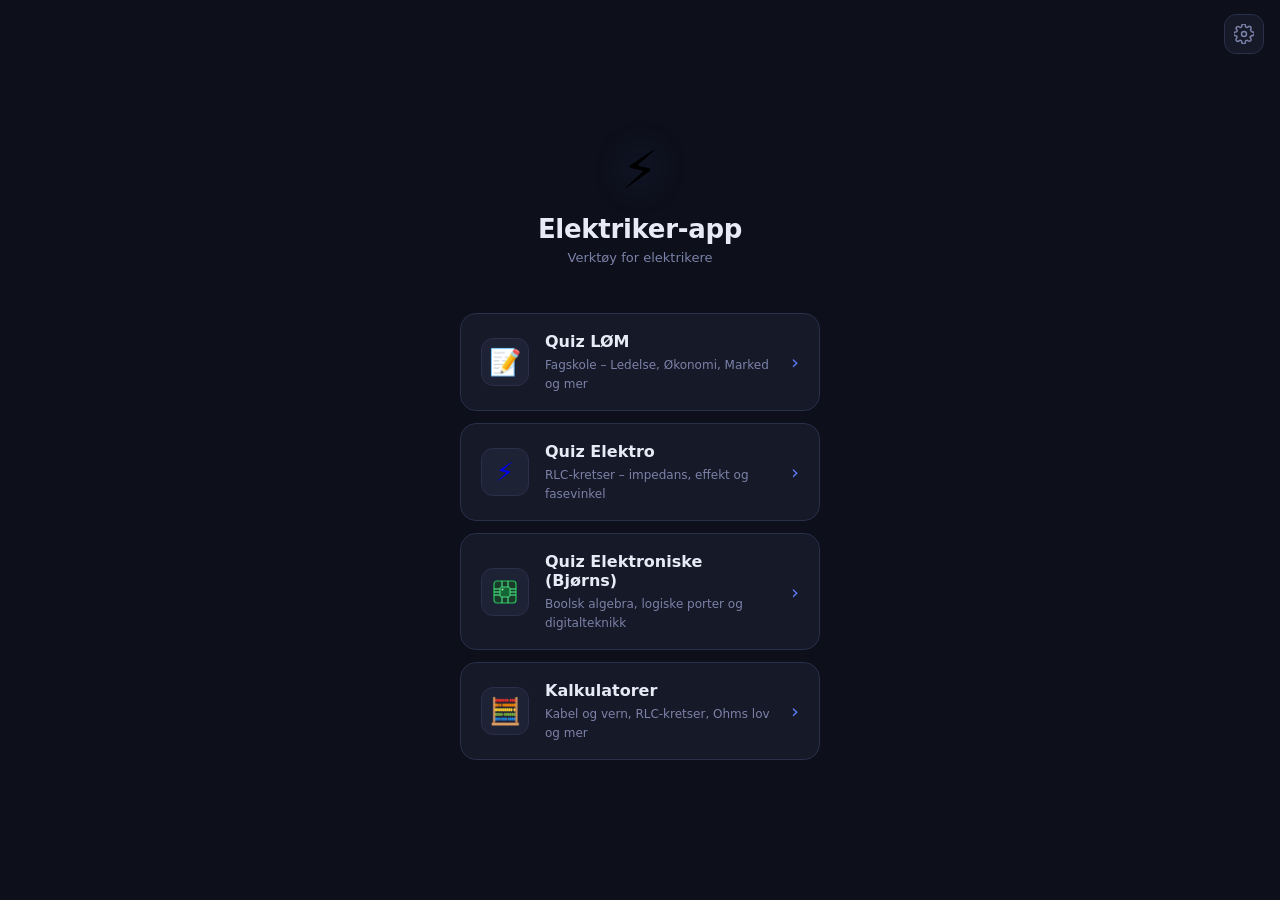
<file: index.html>
<!DOCTYPE html>
<html lang="no">
<head>
  <meta charset="UTF-8">
  <meta name="viewport" content="width=device-width, initial-scale=1.0, maximum-scale=1.0, user-scalable=no">
  <meta name="mobile-web-app-capable" content="yes">
  <meta name="apple-mobile-web-app-capable" content="yes">
  <meta name="apple-mobile-web-app-status-bar-style" content="black-translucent">
  <meta name="apple-mobile-web-app-title" content="Elektriker">
  <link rel="apple-touch-icon" href="icons/icon.svg">
  <link rel="manifest" href="manifest.json">
  <meta name="theme-color" content="#0d0f1a">
  <title>Elektriker-app</title>
  <style>
    *, *::before, *::after { box-sizing: border-box; margin: 0; padding: 0; }

    :root {
      --bg: #0d0f1a;
      --surface: #161927;
      --surface2: #1e2235;
      --border: #2a2f4a;
      --text: #e8eaf6;
      --muted: #7b82a8;
      --accent: #5c7cfa;
    }

    body {
      background: var(--bg);
      min-height: 100vh;
      display: flex;
      flex-direction: column;
      align-items: center;
      justify-content: center;
      font-family: 'Segoe UI', system-ui, sans-serif;
      padding: 32px 16px;
    }

    .logo {
      font-size: 52px;
      margin-bottom: 14px;
      filter: drop-shadow(0 0 20px rgba(92,124,250,0.45));
    }

    h1 {
      color: var(--text);
      font-size: 26px;
      font-weight: 700;
      margin-bottom: 6px;
      letter-spacing: -0.3px;
    }

    .subtitle {
      color: var(--muted);
      font-size: 13px;
      margin-bottom: 48px;
    }

    .nav-grid {
      display: flex;
      flex-direction: column;
      gap: 12px;
      width: 100%;
      max-width: 360px;
    }

    .nav-btn {
      display: flex;
      align-items: center;
      gap: 16px;
      background: var(--surface);
      border: 1px solid var(--border);
      border-radius: 16px;
      padding: 18px 20px;
      text-decoration: none;
      cursor: pointer;
      transition: background 0.15s, border-color 0.15s;
      -webkit-tap-highlight-color: transparent;
      animation: fadeIn 0.3s ease both;
    }

    .nav-btn:nth-child(2) { animation-delay: 0.06s; }
    .nav-btn:nth-child(3) { animation-delay: 0.12s; }
    .nav-btn:nth-child(4) { animation-delay: 0.18s; }
    .nav-btn:nth-child(5) { animation-delay: 0.24s; }
    .nav-btn:active { background: var(--surface2); border-color: var(--accent); }

    @keyframes fadeIn {
      from { opacity: 0; transform: translateY(10px); }
      to   { opacity: 1; transform: translateY(0); }
    }

    .nav-btn .icon {
      font-size: 26px;
      width: 48px;
      height: 48px;
      display: flex;
      align-items: center;
      justify-content: center;
      background: var(--surface2);
      border: 1px solid var(--border);
      border-radius: 12px;
      flex-shrink: 0;
    }

    .nav-btn .text { text-align: left; flex: 1; }
    .nav-btn .text strong {
      display: block;
      color: var(--text);
      font-size: 16px;
      font-weight: 600;
      margin-bottom: 3px;
    }
    .nav-btn .text span {
      color: var(--muted);
      font-size: 12px;
    }
    .nav-btn .arrow {
      color: var(--accent);
      font-size: 20px;
    }

    #appVersion {
      position: fixed;
      bottom: 8px;
      right: 10px;
      font-size: 10px;
      color: #2a2f4a;
      pointer-events: none;
    }

    /* ── Innstillinger ── */
    #settings-btn {
      position: fixed;
      top: 14px;
      right: 16px;
      width: 40px;
      height: 40px;
      background: var(--surface);
      border: 1px solid var(--border);
      border-radius: 12px;
      display: flex;
      align-items: center;
      justify-content: center;
      cursor: pointer;
      color: var(--muted);
      transition: color 0.15s, border-color 0.15s, background 0.15s;
      -webkit-tap-highlight-color: transparent;
      z-index: 100;
    }
    #settings-btn:active { background: var(--surface2); border-color: var(--accent); color: var(--accent); }

    #settings-overlay {
      display: none;
      position: fixed;
      inset: 0;
      background: rgba(0,0,0,0.6);
      z-index: 200;
      align-items: flex-end;
      justify-content: center;
    }
    #settings-overlay.open { display: flex; }

    #settings-sheet {
      background: var(--surface);
      border: 1px solid var(--border);
      border-radius: 24px 24px 0 0;
      width: 100%;
      max-width: 480px;
      padding: 24px 20px 40px;
      animation: slideUp 0.22s ease;
    }
    @keyframes slideUp {
      from { transform: translateY(60px); opacity: 0; }
      to   { transform: translateY(0);    opacity: 1; }
    }

    .settings-handle {
      width: 40px;
      height: 4px;
      background: var(--border);
      border-radius: 2px;
      margin: 0 auto 20px;
    }
    .settings-title {
      color: var(--text);
      font-size: 18px;
      font-weight: 700;
      margin-bottom: 20px;
    }
    .settings-row {
      display: flex;
      align-items: center;
      justify-content: space-between;
      padding: 16px 0;
      border-top: 1px solid var(--border);
    }
    .settings-row-label strong {
      display: block;
      color: var(--text);
      font-size: 15px;
      font-weight: 600;
      margin-bottom: 2px;
    }
    .settings-row-label span {
      color: var(--muted);
      font-size: 12px;
    }
    .settings-btn-danger {
      background: rgba(239,68,68,0.12);
      color: #f87171;
      border: 1px solid rgba(239,68,68,0.3);
      border-radius: 10px;
      padding: 8px 16px;
      font-size: 13px;
      font-weight: 600;
      cursor: pointer;
      -webkit-tap-highlight-color: transparent;
      transition: background 0.15s;
    }
    .settings-btn-danger:active { background: rgba(239,68,68,0.25); }
    .settings-btn-danger:disabled { opacity: 0.5; cursor: default; }

    .settings-select-row {
      display: flex;
      flex-direction: column;
      gap: 10px;
      padding: 16px 0;
      border-top: 1px solid var(--border);
    }
    .settings-select-row strong {
      display: block;
      color: var(--text);
      font-size: 15px;
      font-weight: 600;
    }
    .settings-select-row span {
      color: var(--muted);
      font-size: 12px;
      margin-bottom: 2px;
      display: block;
    }
    .settings-navn-row {
      display: flex;
      flex-direction: column;
      gap: 8px;
      padding: 16px 0;
      border-top: 1px solid var(--border);
    }
    .settings-navn-row strong {
      color: var(--text);
      font-size: 15px;
      font-weight: 600;
    }
    .settings-navn-row span {
      color: var(--muted);
      font-size: 12px;
    }
    .settings-navn-row .navn-visning-tekst {
      color: var(--muted);
      font-size: 13px;
    }
    .settings-navn-input {
      width: 100%;
      padding: 10px 14px;
      border-radius: 10px;
      border: 1.5px solid var(--border);
      background: var(--surface2);
      color: var(--text);
      font-size: 15px;
      outline: none;
      transition: border-color 0.2s;
      font-family: inherit;
    }
    .settings-navn-input:focus { border-color: var(--accent); }
    .settings-navn-actions { display: flex; gap: 8px; }
    .settings-btn-save {
      flex: 1;
      padding: 9px;
      border-radius: 8px;
      border: none;
      background: linear-gradient(135deg, #3b82f6, #6366f1);
      color: #fff;
      font-size: 13px;
      font-weight: 600;
      cursor: pointer;
      font-family: inherit;
    }
    .settings-btn-remove {
      padding: 9px 14px;
      border-radius: 8px;
      border: 1px solid var(--border);
      background: none;
      color: var(--muted);
      font-size: 13px;
      cursor: pointer;
      font-family: inherit;
    }

    .settings-select-inner {
      display: flex;
      gap: 10px;
      align-items: center;
    }
    #quiz-select {
      flex: 1;
      background: var(--surface2);
      border: 1px solid var(--border);
      border-radius: 10px;
      color: var(--text);
      font-size: 13px;
      padding: 8px 12px;
      appearance: none;
      -webkit-appearance: none;
      cursor: pointer;
      outline: none;
    }
    #quiz-select:focus { border-color: var(--accent); }
  </style>
</head>
<body>

  <button id="settings-btn" aria-label="Innstillinger">
    <svg width="20" height="20" viewBox="0 0 20 20" fill="none" xmlns="http://www.w3.org/2000/svg">
      <path d="M10 12.5a2.5 2.5 0 1 0 0-5 2.5 2.5 0 0 0 0 5Z" stroke="currentColor" stroke-width="1.5" stroke-linecap="round" stroke-linejoin="round"/>
      <path d="M16.2 12.5a1.5 1.5 0 0 0 .3 1.65l.05.05a1.8 1.8 0 0 1-2.55 2.55l-.05-.05a1.5 1.5 0 0 0-1.65-.3 1.5 1.5 0 0 0-.91 1.37V18a1.8 1.8 0 0 1-3.6 0v-.08A1.5 1.5 0 0 0 6.8 16.5a1.5 1.5 0 0 0-1.65.3l-.05.05a1.8 1.8 0 0 1-2.55-2.55l.05-.05A1.5 1.5 0 0 0 2.9 12.6a1.5 1.5 0 0 0-1.37-.91H1.5a1.8 1.8 0 0 1 0-3.6h.08A1.5 1.5 0 0 0 3 7.2a1.5 1.5 0 0 0-.3-1.65l-.05-.05A1.8 1.8 0 0 1 5.2 2.95l.05.05A1.5 1.5 0 0 0 6.9 3.3a1.5 1.5 0 0 0 .91-1.37V1.8a1.8 1.8 0 0 1 3.6 0v.08a1.5 1.5 0 0 0 .91 1.37 1.5 1.5 0 0 0 1.65-.3l.05-.05a1.8 1.8 0 0 1 2.55 2.55l-.05.05A1.5 1.5 0 0 0 17.1 7a1.5 1.5 0 0 0 1.37.91H18.5a1.8 1.8 0 0 1 0 3.6h-.08a1.5 1.5 0 0 0-1.37.91h.08Z" stroke="currentColor" stroke-width="1.5" stroke-linecap="round" stroke-linejoin="round"/>
    </svg>
  </button>

  <div id="settings-overlay">
    <div id="settings-sheet">
      <div class="settings-handle"></div>
      <div class="settings-title">Innstillinger</div>

      <div class="settings-navn-row">
        <strong>Kallenavn</strong>
        <span id="navn-visning-main" class="navn-visning-tekst"></span>
        <input class="settings-navn-input" id="navn-input-main" type="text" placeholder="Ditt kallenavn" maxlength="20" autocomplete="off">
        <div class="settings-navn-actions">
          <button class="settings-btn-save" id="lagre-navn-btn">Lagre</button>
          <button class="settings-btn-remove" id="fjern-navn-btn">Fjern</button>
        </div>
      </div>

      <div class="settings-row">
        <div class="settings-row-label">
          <strong>Nullstill all score-data</strong>
          <span>Sletter all quiz-historikk og fremgang</span>
        </div>
        <button class="settings-btn-danger" id="reset-scores-btn">Nullstill</button>
      </div>

      <div class="settings-select-row">
        <strong>Nullstill én quiz</strong>
        <span>Velg quiz og slett kun den scoreen</span>
        <div class="settings-select-inner">
          <select id="quiz-select">
            <optgroup label="LØM Fagskole">
              <option value="lom-ledelse">Ledelse &amp; Organisasjon</option>
              <option value="lom-marked">Markedsføringsledelse</option>
              <option value="lom-regnskap">Regnskapsanalyse</option>
              <option value="lom-okonomi">Økonomistyring</option>
              <option value="lom-lovavtale">Lover &amp; Avtaler</option>
            </optgroup>
            <optgroup label="Quiz Elektro">
              <option value="rlc">RLC-kretser</option>
            </optgroup>
            <optgroup label="Quiz Elektroniske (Bjørns)">
              <option value="mikrokontroller">Mikrokontroller</option>
              <option value="minne">Dataminne</option>
              <option value="trh1ek">TRH-1EK – Avsluttende prøve</option>
              <option value="boolsk">Boolsk algebra</option>
              <option value="porter">Logiske porter</option>
              <option value="tallsystemer">Tallsystemer</option>
              <option value="vipper">Vipper (Flip-flops)</option>
            </optgroup>
          </select>
          <button class="settings-btn-danger" id="reset-one-btn">Slett</button>
        </div>
      </div>

    </div>
  </div>

  <div class="logo">⚡</div>
  <h1>Elektriker-app</h1>
  <p class="subtitle">Verktøy for elektrikere</p>

  <div class="nav-grid">
    <a class="nav-btn" href="quiz/" onclick="sessionStorage.setItem('lom_fra_hjem','1')">
      <div class="icon">📝</div>
      <div class="text">
        <strong>Quiz LØM</strong>
        <span>Fagskole – Ledelse, Økonomi, Marked og mer</span>
      </div>
      <div class="arrow">›</div>
    </a>

    <a class="nav-btn" href="quiz/index-elektro.html" onclick="sessionStorage.setItem('elektro_fra_hjem','1')">
      <div class="icon">⚡</div>
      <div class="text">
        <strong>Quiz Elektro</strong>
        <span>RLC-kretser – impedans, effekt og fasevinkel</span>
      </div>
      <div class="arrow">›</div>
    </a>

    <a class="nav-btn" href="quiz/index-bjrons.html" onclick="sessionStorage.setItem('bjrons_fra_hjem','1')">
      <div class="icon">
        <svg width="28" height="28" viewBox="0 0 28 28" fill="none" xmlns="http://www.w3.org/2000/svg">
          <!-- PCB board -->
          <rect x="3" y="3" width="22" height="22" rx="3" fill="#1a3a2a" stroke="#22c55e" stroke-width="1.2"/>
          <!-- IC chip -->
          <rect x="9" y="9" width="10" height="10" rx="1.5" fill="#166534" stroke="#4ade80" stroke-width="1"/>
          <!-- chip pins left -->
          <line x1="3" y1="11" x2="9" y2="11" stroke="#4ade80" stroke-width="1.2"/>
          <line x1="3" y1="14" x2="9" y2="14" stroke="#4ade80" stroke-width="1.2"/>
          <line x1="3" y1="17" x2="9" y2="17" stroke="#4ade80" stroke-width="1.2"/>
          <!-- chip pins right -->
          <line x1="19" y1="11" x2="25" y2="11" stroke="#4ade80" stroke-width="1.2"/>
          <line x1="19" y1="14" x2="25" y2="14" stroke="#4ade80" stroke-width="1.2"/>
          <line x1="19" y1="17" x2="25" y2="17" stroke="#4ade80" stroke-width="1.2"/>
          <!-- chip pins top -->
          <line x1="11" y1="3" x2="11" y2="9" stroke="#4ade80" stroke-width="1.2"/>
          <line x1="17" y1="3" x2="17" y2="9" stroke="#4ade80" stroke-width="1.2"/>
          <!-- chip pins bottom -->
          <line x1="11" y1="19" x2="11" y2="25" stroke="#4ade80" stroke-width="1.2"/>
          <line x1="17" y1="19" x2="17" y2="25" stroke="#4ade80" stroke-width="1.2"/>
          <!-- dot on chip -->
          <circle cx="11.5" cy="11.5" r="1" fill="#86efac"/>
        </svg>
      </div>
      <div class="text">
        <strong>Quiz Elektroniske (Bjørns)</strong>
        <span>Boolsk algebra, logiske porter og digitalteknikk</span>
      </div>
      <div class="arrow">›</div>
    </a>

    <a class="nav-btn" href="kalkulator/">
      <div class="icon">🧮</div>
      <div class="text">
        <strong>Kalkulatorer</strong>
        <span>Kabel og vern, RLC-kretser, Ohms lov og mer</span>
      </div>
      <div class="arrow">›</div>
    </a>
  </div>

  <div id="appVersion"></div>

  <script>
    // ── Innstillinger ──
    const settingsBtn     = document.getElementById('settings-btn');
    const settingsOverlay = document.getElementById('settings-overlay');
    const resetBtn        = document.getElementById('reset-scores-btn');
    const resetOneBtn     = document.getElementById('reset-one-btn');
    const quizSelect      = document.getElementById('quiz-select');

    function oppdaterNavnMain() {
      const navn = localStorage.getItem('quiz_kallenavn');
      const vis  = document.getElementById('navn-visning-main');
      const inp  = document.getElementById('navn-input-main');
      vis.textContent = navn ? 'Nåværende: ' + navn : (navn === '' ? 'Hopp over (tomt)' : 'Ingen navn satt');
      inp.value = navn || '';
    }

    document.getElementById('lagre-navn-btn').addEventListener('click', () => {
      const navn = document.getElementById('navn-input-main').value.trim();
      if (navn) localStorage.setItem('quiz_kallenavn', navn);
      else localStorage.removeItem('quiz_kallenavn');
      oppdaterNavnMain();
      const btn = document.getElementById('lagre-navn-btn');
      btn.textContent = 'Lagret ✓';
      setTimeout(() => { btn.textContent = 'Lagre'; }, 1500);
    });

    document.getElementById('fjern-navn-btn').addEventListener('click', () => {
      localStorage.removeItem('quiz_kallenavn');
      oppdaterNavnMain();
    });

    settingsBtn.addEventListener('click', () => {
      oppdaterNavnMain();
      settingsOverlay.classList.add('open');
    });
    settingsOverlay.addEventListener('click', e => {
      if (e.target === settingsOverlay) settingsOverlay.classList.remove('open');
    });

    document.getElementById('navn-input-main').addEventListener('keydown', e => {
      if (e.key === 'Enter') document.getElementById('lagre-navn-btn').click();
    });

    resetBtn.addEventListener('click', () => {
      const keys = Object.keys(localStorage).filter(k =>
        k.startsWith('quiz_history_') || k.startsWith('quiz_progress_')
      );
      keys.forEach(k => localStorage.removeItem(k));
      resetBtn.textContent = 'Nullstilt ✓';
      resetBtn.disabled = true;
      setTimeout(() => {
        resetBtn.textContent = 'Nullstill';
        resetBtn.disabled = false;
        settingsOverlay.classList.remove('open');
      }, 1500);
    });

    resetOneBtn.addEventListener('click', () => {
      const tema = quizSelect.value;
      localStorage.removeItem('quiz_history_'  + tema);
      localStorage.removeItem('quiz_progress_' + tema);
      resetOneBtn.textContent = 'Slettet ✓';
      resetOneBtn.disabled = true;
      setTimeout(() => {
        resetOneBtn.textContent = 'Slett';
        resetOneBtn.disabled = false;
      }, 1500);
    });

    // ── Service worker ──
    if ('serviceWorker' in navigator) {
      navigator.serviceWorker.register('./service-worker.js');
      navigator.serviceWorker.addEventListener('controllerchange', () => {
        window.location.reload();
      });
    }
    if ('caches' in window) {
      caches.keys().then(keys => {
        const cache = keys.find(k => k.startsWith('kalkulator-'));
        if (cache) document.getElementById('appVersion').textContent = cache.replace('kalkulator-', '');
      });
    }
  </script>
  <!-- Cloudflare Web Analytics --><script defer src='https://static.cloudflareinsights.com/beacon.min.js' data-cf-beacon='{"token": "cacaef3101de40808d70354880ca03b0"}'></script><!-- End Cloudflare Web Analytics -->
</body>
</html>
</file>
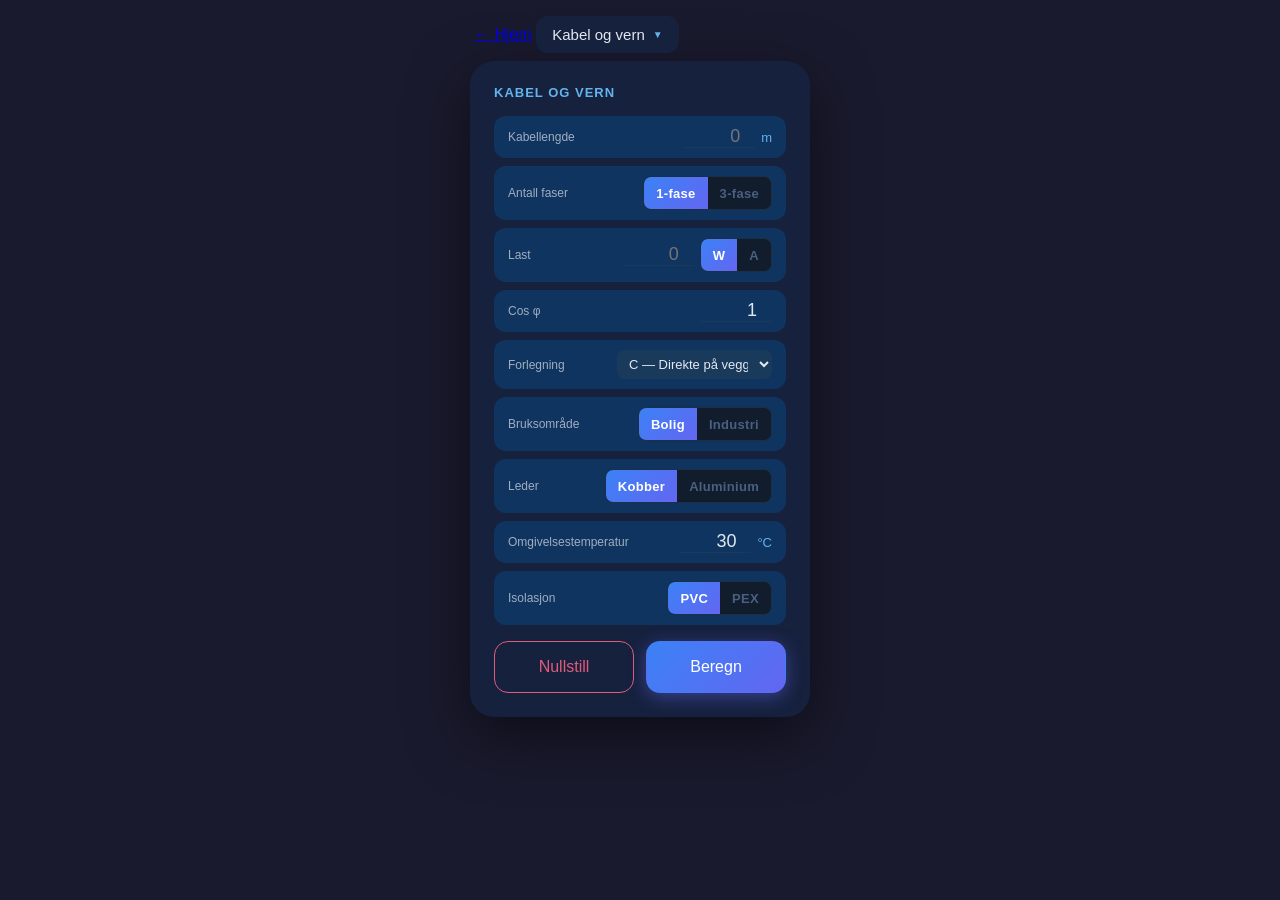
<file: kalkulator/index.html>
<!DOCTYPE html>
<html lang="no">
<head>
  <meta charset="UTF-8">
  <meta name="viewport" content="width=device-width, initial-scale=1.0, maximum-scale=1.0, user-scalable=no">
  <meta name="mobile-web-app-capable" content="yes">
  <meta name="apple-mobile-web-app-capable" content="yes">
  <meta name="apple-mobile-web-app-status-bar-style" content="black-translucent">
  <meta name="apple-mobile-web-app-title" content="Elektriker-app">
  <link rel="apple-touch-icon" href="../icons/icon.svg">
  <link rel="manifest" href="../manifest.json">
  <meta name="theme-color" content="#0d0f1a">
  <link rel="stylesheet" href="css/style.css">
  <title>Kalkulatorer</title>
</head>
<body>

  <div class="topbar">
    <a href="../" class="back-btn"><span class="arrow">←</span> Hjem</a>
    <div class="menu-wrapper">
      <button class="menu-btn" id="menuBtn" onclick="toggleMenu()">
        <span id="menuLabel">Kabel og vern</span>
        <span class="arrow">▼</span>
      </button>
      <div class="dropdown" id="dropdown">
        <div class="dropdown-item active" onclick="switchTo('kabel')">Kabel og vern</div>
        <div class="dropdown-item" onclick="switchTo('ohm')">Ohms lov</div>
        <div class="dropdown-item" onclick="switchTo('spenning')">Vekselspenning</div>
        <div class="dropdown-item" onclick="switchTo('krets')">RC / RL / RLC krets</div>
      </div>
    </div>
  </div>

  <!-- Ohms lov -->
  <div class="card hidden" id="viewOhm">
    <div class="calc-title">Ohms lov</div>
    <div class="ohm-grid">
      <div class="ohm-field" id="fieldV">
        <label>SPENNING</label>
        <div class="ohm-symbol">V</div>
        <input type="number" id="inV" placeholder="—" inputmode="decimal">
      </div>
      <div class="ohm-field" id="fieldA">
        <label>STRØM</label>
        <div class="ohm-symbol">A</div>
        <input type="number" id="inA" placeholder="—" inputmode="decimal">
      </div>
      <div class="ohm-field" id="fieldR">
        <label>MOTSTAND</label>
        <div class="ohm-symbol">Ω</div>
        <input type="number" id="inR" placeholder="—" inputmode="decimal">
      </div>
      <div class="ohm-field" id="fieldW">
        <label>EFFEKT</label>
        <div class="ohm-symbol">W</div>
        <input type="number" id="inW" placeholder="—" inputmode="decimal">
      </div>
    </div>
    <div class="ohm-multiplier">
      <label>MULTIPLISER SVAR MED</label>
      <input type="number" id="inMult" value="1" inputmode="decimal" min="1">
    </div>
    <div class="action-row">
      <button class="btn-secondary" onclick="ohmClear()">Nullstill</button>
      <button class="btn-primary" id="ohmCalcBtn" onclick="ohmCalc()">Beregn</button>
    </div>
    <div class="hint" id="ohmHint">Fyll inn to verdier og trykk Beregn</div>
  </div>

  <!-- Kabel og vern -->
  <div class="card" id="viewKabel">
    <div class="calc-title">Kabel og vern</div>
    <div class="kabel-form">

      <div class="kabel-row">
        <label>Kabellengde</label>
        <div class="kabel-input-unit">
          <input type="number" id="kbLength" placeholder="0" inputmode="decimal">
          <span>m</span>
        </div>
      </div>

      <div class="kabel-row">
        <label>Antall faser</label>
        <div class="toggle-group" id="kbPhase">
          <button class="toggle-btn active" data-val="1">1-fase</button>
          <button class="toggle-btn" data-val="3">3-fase</button>
        </div>
      </div>

      <div class="kabel-row" id="kbSystemRow">
        <label>Fordelingssystem</label>
        <div class="toggle-group" id="kbSystem">
          <button class="toggle-btn" data-val="IT">IT (230V)</button>
          <button class="toggle-btn active" data-val="TN">TN (400V)</button>
        </div>
      </div>

      <div class="kabel-row">
        <label>Last</label>
        <div class="kabel-input-unit">
          <input type="number" id="kbLoad" placeholder="0" inputmode="decimal">
          <div class="toggle-group" id="kbLoadUnit">
            <button class="toggle-btn active" data-val="W">W</button>
            <button class="toggle-btn" data-val="A">A</button>
          </div>
        </div>
      </div>

      <div class="kabel-row" id="kbCosPRow">
        <label>Cos φ</label>
        <div class="kabel-input-unit">
          <input type="number" id="kbCosP" value="1" min="0.1" max="1" step="0.01" inputmode="decimal">
        </div>
      </div>

      <div class="kabel-row">
        <label>Forlegning</label>
        <select id="kbInstall" onchange="updateTempForInstall()">
          <option value="A1">A1 — PN i rør i isolert vegg</option>
          <option value="A2">A2 — Flerleder i rør i isolert vegg</option>
          <option value="B1">B1 — PN i rør på vegg</option>
          <option value="B2">B2 — Flerleder i rør på vegg</option>
          <option value="C" selected>C — Direkte på vegg / tak</option>
          <option value="D1">D1 — Nedgravd i rør i jord</option>
          <option value="D2">D2 — Direkte nedgravd i jord</option>
          <option value="E">E — På perforert kabelbro</option>
        </select>
      </div>

      <div class="kabel-row">
        <label>Bruksområde</label>
        <div class="toggle-group" id="kbUse">
          <button class="toggle-btn active" data-val="bolig">Bolig</button>
          <button class="toggle-btn" data-val="industri">Industri</button>
        </div>
      </div>

      <div class="kabel-row">
        <label>Leder</label>
        <div class="toggle-group" id="kbConductor">
          <button class="toggle-btn active" data-val="Cu">Kobber</button>
          <button class="toggle-btn" data-val="Al">Aluminium</button>
        </div>
      </div>

      <div class="kabel-row">
        <label>Omgivelsestemperatur</label>
        <div class="kabel-input-unit">
          <input type="number" id="kbTemp" value="30" inputmode="decimal">
          <span>°C</span>
        </div>
      </div>

      <div class="kabel-row">
        <label>Isolasjon</label>
        <div class="toggle-group" id="kbInsul">
          <button class="toggle-btn active" data-val="PVC">PVC</button>
          <button class="toggle-btn" data-val="PEX">PEX</button>
        </div>
      </div>

    </div>

    <div class="kr-warning hidden" id="krWarning"></div>

    <div class="kabel-result hidden" id="kbResult">
      <div class="kabel-result-grid">
        <div class="kr-item">
          <div class="kr-label">STRØM</div>
          <div class="kr-value" id="krCurrent">—</div>
          <div class="kr-unit">A</div>
        </div>
        <div class="kr-item">
          <div class="kr-label">TVERRSNITT</div>
          <div class="kr-value" id="krCross">—</div>
          <div class="kr-unit">mm²</div>
        </div>
        <div class="kr-item">
          <div class="kr-label">SPENNINGSFALL</div>
          <div class="kr-value" id="krDrop">—</div>
          <div class="kr-unit">%</div>
        </div>
        <div class="kr-item">
          <div class="kr-label">VERN</div>
          <div class="kr-value" id="krBreaker">—</div>
          <div class="kr-unit">A</div>
        </div>
      </div>
    </div>

    <div class="kabel-utregning-box hidden" id="kbUtregningBox">
      <div class="kabel-utregning-title">Utregning</div>
      <div class="kabel-utregning" id="kbUtregning"></div>
    </div>

    <div class="action-row">
      <button class="btn-secondary" onclick="kabelClear()">Nullstill</button>
      <button class="btn-primary ready" onclick="kabelCalc()">Beregn</button>
    </div>
  </div>

  <!-- RC / RL / RLC krets -->
  <div class="card hidden" id="viewKrets">
    <div class="calc-title">RC / RL / RLC krets</div>
    <div class="kabel-form">

      <div class="kabel-row">
        <label>Kobling</label>
        <div class="toggle-group" id="kcConn">
          <button class="toggle-btn active" data-val="serie">Serie</button>
          <button class="toggle-btn" data-val="parallell">Parallell</button>
        </div>
      </div>

      <div class="kabel-row">
        <label>Kretstype</label>
        <div class="toggle-group" id="kcType">
          <button class="toggle-btn active" data-val="RC">RC</button>
          <button class="toggle-btn" data-val="RL">RL</button>
          <button class="toggle-btn" data-val="RLC">RLC</button>
        </div>
      </div>

      <div class="kabel-row">
        <label>Spenning</label>
        <div class="kabel-input-unit">
          <input type="number" id="kcU" placeholder="0" inputmode="decimal">
          <span>V</span>
        </div>
      </div>

      <div class="kabel-row">
        <label>Frekvens</label>
        <div class="kabel-input-unit">
          <input type="number" id="kcF" value="50" inputmode="decimal">
          <span>Hz</span>
        </div>
      </div>

      <div class="kabel-row">
        <label>Motstand R</label>
        <div class="kabel-input-unit">
          <input type="number" id="kcR" placeholder="0" inputmode="decimal">
          <span>Ω</span>
        </div>
      </div>

      <div class="kabel-row hidden" id="kcRowL">
        <label>Induktans L</label>
        <div class="kabel-input-unit">
          <input type="number" id="kcL" placeholder="0" inputmode="decimal">
          <span>mH</span>
        </div>
      </div>

      <div class="kabel-row hidden" id="kcRowC">
        <label>Kapasitans C</label>
        <div class="kabel-input-unit">
          <input type="number" id="kcC" placeholder="0" inputmode="decimal">
          <span>μF</span>
        </div>
      </div>

    </div>

    <div class="kr-warning hidden" id="kcError"></div>

    <div class="kabel-result hidden" id="kcResult">
      <div class="kabel-result-grid">
        <div class="kr-item">
          <div class="kr-label">AKTIV EFFEKT</div>
          <div class="kr-value" id="kcResP">—</div>
          <div class="kr-unit">W</div>
        </div>
        <div class="kr-item">
          <div class="kr-label">REAKTIV EFFEKT</div>
          <div class="kr-value" id="kcResQ">—</div>
          <div class="kr-unit">VAR</div>
        </div>
        <div class="kr-item">
          <div class="kr-label">SYNEFFEKT</div>
          <div class="kr-value" id="kcResS">—</div>
          <div class="kr-unit">VA</div>
        </div>
        <div class="kr-item">
          <div class="kr-label">EFFEKTFAKTOR</div>
          <div class="kr-value" id="kcResCosP">—</div>
          <div class="kr-unit">cos φ</div>
        </div>
        <div class="kr-item">
          <div class="kr-label">IMPEDANS</div>
          <div class="kr-value" id="kcResZ">—</div>
          <div class="kr-unit">Ω</div>
        </div>
        <div class="kr-item">
          <div class="kr-label">STRØM</div>
          <div class="kr-value" id="kcResI">—</div>
          <div class="kr-unit">A</div>
        </div>
        <div class="kr-item" style="grid-column: span 2;">
          <div class="kr-label">FASEVINKEL</div>
          <div class="kr-value" id="kcResPhi">—</div>
          <div class="kr-unit">°</div>
        </div>
      </div>
      <div class="kr-item hidden" id="kcResFreq" style="text-align:center; margin-top:12px;">
        <div class="kr-label">RESONANSFREKVENS</div>
        <div class="kr-value" id="kcResF0">—</div>
        <div class="kr-unit">Hz</div>
      </div>
      <div class="hint" id="kcChar"></div>
    </div>

    <div class="kabel-utregning-box hidden" id="kcUtregningBox">
      <div class="kabel-utregning-title">Utregning</div>
      <div class="kabel-utregning" id="kcUtregning"></div>
    </div>

    <div class="action-row">
      <button class="btn-secondary" onclick="kretsClear()">Nullstill</button>
      <button class="btn-primary ready" onclick="kretsCalc()">Beregn</button>
    </div>
  </div>

  <!-- Vekselspenning -->
  <div class="card hidden" id="viewSpenning">
    <div class="calc-title">Vekselspenning</div>

    <div class="kabel-form">

    <div class="kabel-row">
      <label>Faser</label>
      <div class="toggle-group" id="spPhase">
        <button class="toggle-btn active" data-val="1">1-fase</button>
        <button class="toggle-btn" data-val="3">3-fase</button>
      </div>
    </div>

    </div>

    <div class="ohm-grid">
      <div class="ohm-field" id="fieldSpU">
        <label>SPENNING</label>
        <div class="ohm-symbol">V</div>
        <input type="number" id="spU" placeholder="—" inputmode="decimal">
      </div>
      <div class="ohm-field" id="fieldSpI">
        <label>STRØM</label>
        <div class="ohm-symbol">A</div>
        <input type="number" id="spI" placeholder="—" inputmode="decimal">
      </div>
      <div class="ohm-field" id="fieldSpP">
        <label>AKTIV EFFEKT</label>
        <div class="ohm-symbol">W</div>
        <input type="number" id="spP" placeholder="—" inputmode="decimal">
      </div>
      <div class="ohm-field" id="fieldSpCosP">
        <label>EFFEKTFAKTOR</label>
        <div class="ohm-symbol">cos φ</div>
        <input type="number" id="spCosP" placeholder="—" min="0.01" max="1" step="0.01" inputmode="decimal">
      </div>
      <div class="ohm-field" id="fieldSpPhi">
        <label>FASEVINKEL</label>
        <div class="ohm-symbol">φ °</div>
        <input type="number" id="spPhi" placeholder="—" min="0" max="90" step="0.1" inputmode="decimal">
      </div>
    </div>

    <div class="kr-warning hidden" id="spError"></div>

    <div class="action-row">
      <button class="btn-secondary" onclick="spClear()">Nullstill</button>
      <button class="btn-primary ready" id="spCalcBtnEl" onclick="spCalc()">Beregn</button>
    </div>

    <div class="hint">Fyll inn minst to verdier og trykk Beregn</div>

    <div class="kabel-result hidden" id="spResult">
      <div class="kabel-result-grid">
        <div class="kr-item">
          <div class="kr-label">SPENNING</div>
          <div class="kr-value" id="spResU">—</div>
          <div class="kr-unit">V</div>
        </div>
        <div class="kr-item">
          <div class="kr-label">STRØM</div>
          <div class="kr-value" id="spResI">—</div>
          <div class="kr-unit">A</div>
        </div>
        <div class="kr-item">
          <div class="kr-label">AKTIV EFFEKT</div>
          <div class="kr-value" id="spResP">—</div>
          <div class="kr-unit">W</div>
        </div>
        <div class="kr-item">
          <div class="kr-label">REAKTIV EFFEKT</div>
          <div class="kr-value" id="spResQ">—</div>
          <div class="kr-unit">VAR</div>
        </div>
        <div class="kr-item">
          <div class="kr-label">SYNEFFEKT</div>
          <div class="kr-value" id="spResS">—</div>
          <div class="kr-unit">VA</div>
        </div>
        <div class="kr-item">
          <div class="kr-label">EFFEKTFAKTOR</div>
          <div class="kr-value" id="spResCosP">—</div>
          <div class="kr-unit">cos φ</div>
        </div>
        <div class="kr-item">
          <div class="kr-label">FASEVINKEL</div>
          <div class="kr-value" id="spResPhi">—</div>
          <div class="kr-unit">°</div>
        </div>
        <div class="kr-item">
          <div class="kr-label">TOPPVERDI</div>
          <div class="kr-value" id="spResPeak">—</div>
          <div class="kr-unit">V</div>
        </div>
        <div class="kr-item hidden" id="spResFaseRow">
          <div class="kr-label">FASESPENNING</div>
          <div class="kr-value" id="spResFase">—</div>
          <div class="kr-unit">V</div>
        </div>
        <div class="kr-item hidden" id="spResIFaseRow" style="grid-column: span 2;">
          <div class="kr-label">STRØM PER FASE</div>
          <div class="kr-value" id="spResIFase" style="font-size:16px; white-space:pre-line;">—</div>
        </div>
      </div>
    </div>
  </div>

  <div id="appVersion"></div>

  <script src="js/menu.js"></script>
  <script src="js/calc-ohm.js"></script>
  <script src="js/kabel-data.js"></script>
  <script src="js/calc-kabel.js"></script>
  <script src="js/calc-spenning.js"></script>
  <script src="js/calc-krets.js"></script>
  <script>
    if ('serviceWorker' in navigator) {
      navigator.serviceWorker.register('../service-worker.js', { scope: '../' });
      navigator.serviceWorker.addEventListener('controllerchange', () => {
        window.location.reload();
      });
    }
    // Hent versjon fra aktiv service worker cache-navn
    if ('caches' in window) {
      caches.keys().then(keys => {
        const cache = keys.find(k => k.startsWith('kalkulator-'));
        if (cache) document.getElementById('appVersion').textContent = cache.replace('kalkulator-', '');
      });
    }
  </script>
  <!-- Cloudflare Web Analytics --><script defer src='https://static.cloudflareinsights.com/beacon.min.js' data-cf-beacon='{"token": "cacaef3101de40808d70354880ca03b0"}'></script><!-- End Cloudflare Web Analytics -->
</body>
</html>
</file>
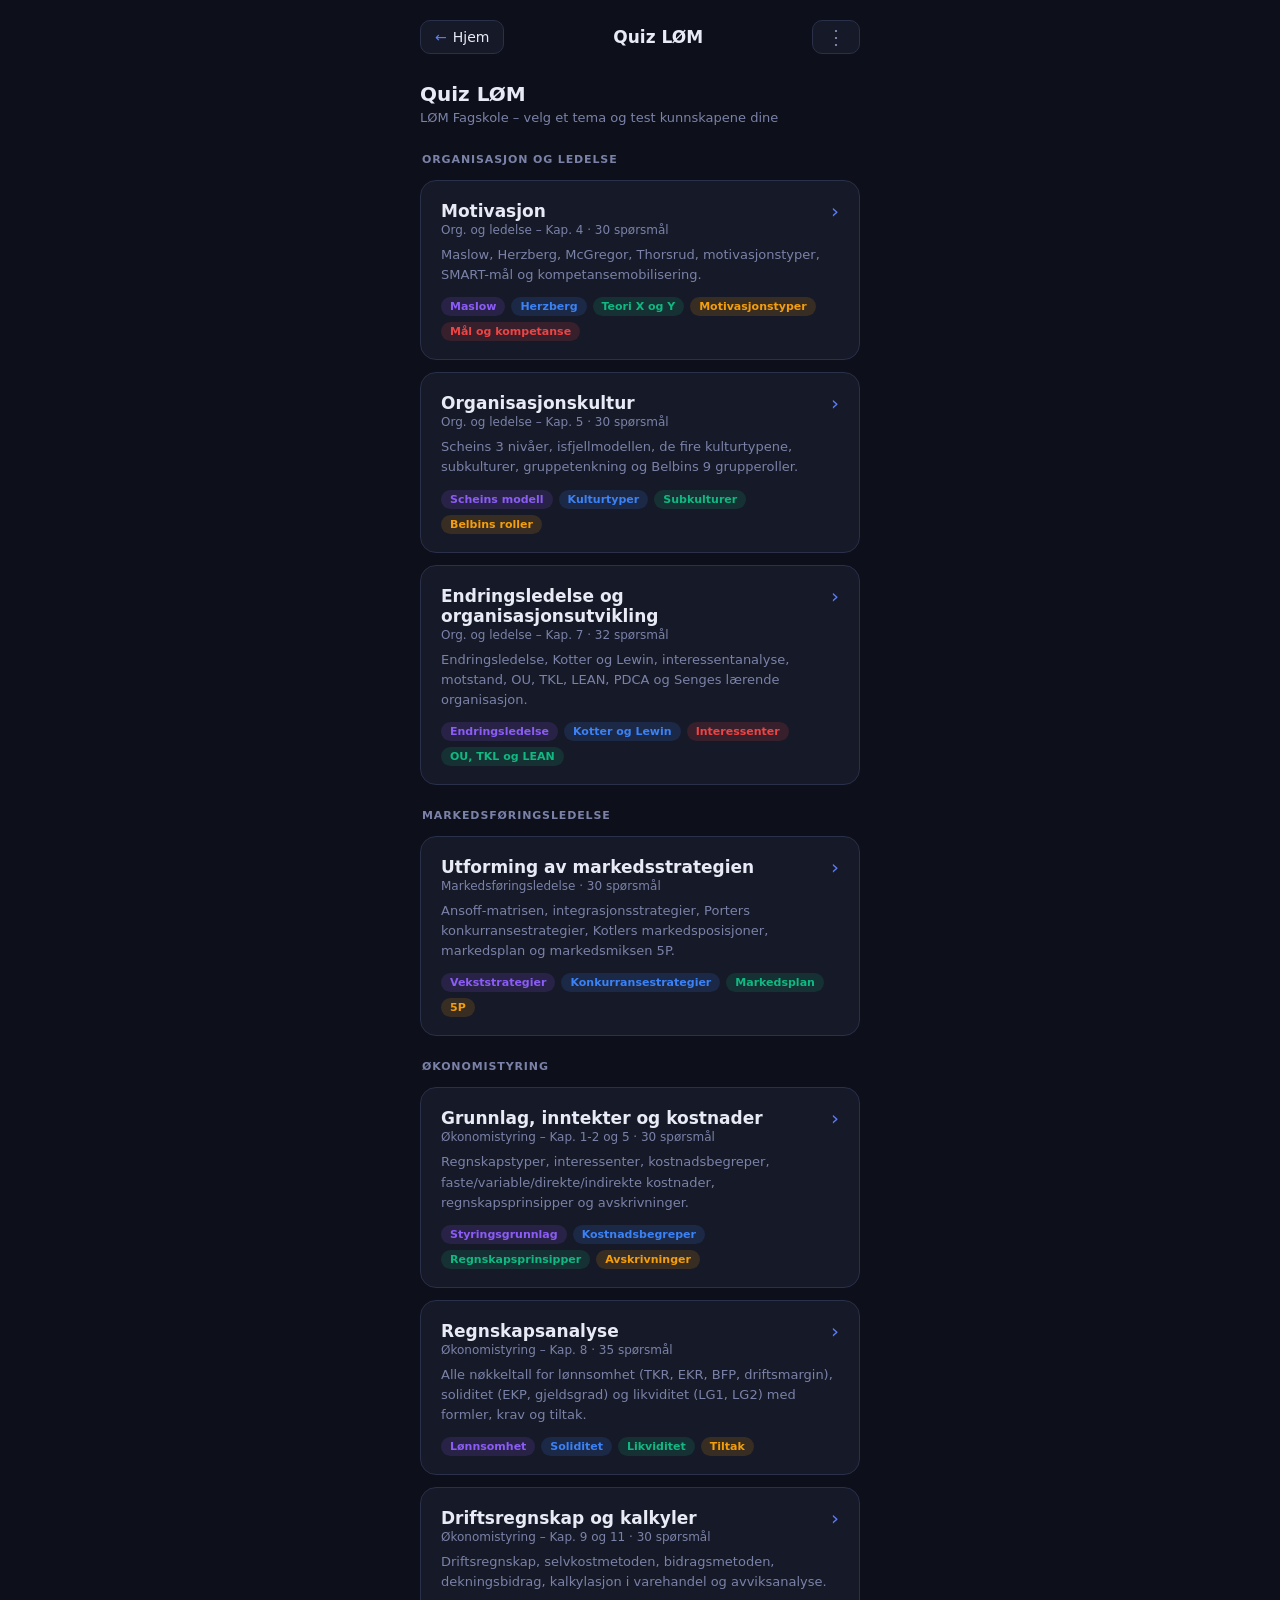
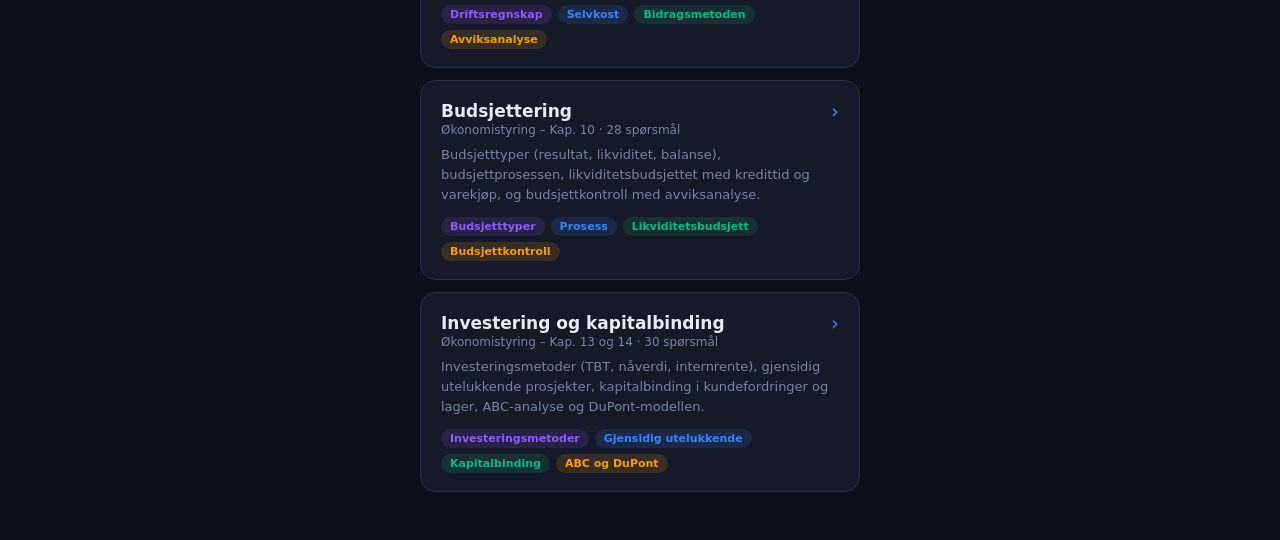
<file: quiz/index.html>
<!DOCTYPE html>
<html lang="no">
<head>
  <meta charset="UTF-8">
  <meta name="viewport" content="width=device-width, initial-scale=1.0, maximum-scale=1.0, user-scalable=no">
  <meta name="theme-color" content="#0d0f1a">
  <title>Quiz – Elektriker-app</title>
  <style>
    *, *::before, *::after { box-sizing: border-box; margin: 0; padding: 0; }

    :root {
      --bg: #0d0f1a;
      --surface: #161927;
      --surface2: #1e2235;
      --border: #2a2f4a;
      --text: #e8eaf6;
      --muted: #7b82a8;
      --accent: #5c7cfa;
    }

    body {
      background: var(--bg);
      min-height: 100vh;
      display: flex;
      flex-direction: column;
      align-items: center;
      font-family: 'Segoe UI', system-ui, sans-serif;
      padding: 16px 16px 48px;
      color: var(--text);
    }

    /* ── Top bar ── */
    .topbar {
      width: 100%;
      max-width: 440px;
      display: flex;
      align-items: center;
      margin-bottom: 28px;
      padding-top: 4px;
    }
    .back-btn {
      display: inline-flex;
      align-items: center;
      gap: 6px;
      background: var(--surface);
      border: 1px solid var(--border);
      border-radius: 10px;
      color: var(--text);
      text-decoration: none;
      font-size: 14px;
      font-weight: 500;
      padding: 8px 14px;
      -webkit-tap-highlight-color: transparent;
      transition: background 0.15s, border-color 0.15s;
    }
    .back-btn .arrow { color: var(--accent); }
    .back-btn:active { background: var(--surface2); border-color: var(--accent); }
    .topbar-title {
      flex: 1;
      text-align: center;
      color: var(--text);
      font-size: 17px;
      font-weight: 600;
    }

    /* ── Dots button ── */
    .dots-btn {
      display: inline-flex;
      align-items: center;
      justify-content: center;
      background: var(--surface);
      border: 1px solid var(--border);
      border-radius: 10px;
      color: var(--muted);
      cursor: pointer;
      padding: 6px 13px;
      font-size: 20px;
      line-height: 1;
      -webkit-tap-highlight-color: transparent;
      transition: background 0.15s, border-color 0.15s, color 0.15s;
      flex-shrink: 0;
    }
    .dots-btn:active { background: var(--surface2); border-color: var(--accent); color: var(--accent); }

    /* ── Combine sheet ── */
    .combine-overlay {
      display: none;
      position: fixed;
      inset: 0;
      background: rgba(0,0,0,0.55);
      z-index: 100;
      align-items: flex-end;
    }
    .combine-overlay.open { display: flex; }
    .combine-sheet {
      background: var(--surface);
      border-top: 1px solid var(--border);
      border-radius: 20px 20px 0 0;
      padding: 12px 20px 36px;
      width: 100%;
      animation: slideUp 0.25s ease;
    }
    @keyframes slideUp {
      from { transform: translateY(100%); }
      to   { transform: translateY(0); }
    }
    .sheet-handle {
      width: 40px; height: 4px;
      background: var(--border);
      border-radius: 99px;
      margin: 0 auto 16px;
    }
    .sheet-title { color: var(--text); font-size: 16px; font-weight: 700; margin-bottom: 4px; }
    .sheet-sub   { color: var(--muted); font-size: 13px; margin-bottom: 16px; }
    .combine-list { display: flex; flex-direction: column; gap: 6px; margin-bottom: 20px; }
    .combine-item {
      display: flex;
      align-items: center;
      gap: 12px;
      padding: 12px 14px;
      background: var(--surface2);
      border: 1px solid var(--border);
      border-radius: 10px;
      color: var(--text);
      font-size: 14px;
      cursor: pointer;
      -webkit-tap-highlight-color: transparent;
      user-select: none;
    }
    .combine-item input[type="checkbox"] {
      width: 18px; height: 18px;
      accent-color: var(--accent);
      cursor: pointer;
      flex-shrink: 0;
    }
    .start-combine-btn {
      width: 100%;
      background: var(--accent);
      border: none;
      border-radius: 10px;
      padding: 13px;
      color: #fff;
      font-size: 15px;
      font-weight: 700;
      font-family: inherit;
      cursor: pointer;
      transition: background 0.15s;
    }
    .start-combine-btn:active { background: #4a6cf7; }

    /* ── Heading ── */
    .page-title {
      color: var(--text);
      font-size: 20px;
      font-weight: 700;
      margin-bottom: 4px;
      width: 100%;
      max-width: 440px;
    }
    .page-sub {
      color: var(--muted);
      font-size: 13px;
      margin-bottom: 24px;
      width: 100%;
      max-width: 440px;
    }

    /* ── Quiz cards ── */
    .quiz-list {
      display: flex;
      flex-direction: column;
      gap: 12px;
      width: 100%;
      max-width: 440px;
    }

    .quiz-card {
      display: block;
      background: var(--surface);
      border: 1px solid var(--border);
      border-radius: 16px;
      padding: 20px 20px 18px;
      text-decoration: none;
      -webkit-tap-highlight-color: transparent;
      transition: background 0.15s, border-color 0.15s;
      animation: fadeIn 0.25s ease both;
    }
    .quiz-card:nth-child(2) { animation-delay: 0.06s; }
    .quiz-card:active { background: var(--surface2); border-color: var(--accent); }

    @keyframes fadeIn {
      from { opacity: 0; transform: translateY(8px); }
      to   { opacity: 1; transform: translateY(0); }
    }

    .quiz-card-header {
      display: flex;
      align-items: flex-start;
      justify-content: space-between;
      margin-bottom: 8px;
    }
    .quiz-card-title {
      color: var(--text);
      font-size: 17px;
      font-weight: 700;
    }
    .quiz-card-subtitle {
      color: var(--muted);
      font-size: 12px;
      margin-top: 2px;
    }
    .quiz-card-arrow {
      color: var(--accent);
      font-size: 20px;
      line-height: 1;
      margin-left: 8px;
      flex-shrink: 0;
    }

    .quiz-card-desc {
      color: var(--muted);
      font-size: 13px;
      line-height: 1.55;
      margin-bottom: 12px;
    }

    .quiz-card-cats {
      display: flex;
      flex-wrap: wrap;
      gap: 6px;
    }
    .cat-tag {
      font-size: 11px;
      font-weight: 600;
      padding: 3px 9px;
      border-radius: 99px;
    }

    /* ── Progress & history badges ── */
    .quiz-card-status {
      display: flex;
      flex-wrap: wrap;
      gap: 6px;
      margin-bottom: 10px;
    }
    .status-badge {
      font-size: 11px;
      font-weight: 600;
      padding: 3px 10px;
      border-radius: 99px;
      display: inline-flex;
      align-items: center;
      gap: 4px;
    }
    .status-badge.progress {
      background: rgba(245,158,11,0.13);
      color: #f59e0b;
      border: 1px solid rgba(245,158,11,0.3);
    }
    .status-badge.best-score {
      background: rgba(92,124,250,0.12);
      color: #818cf8;
      border: 1px solid rgba(92,124,250,0.25);
    }
    .status-badge.best-score.perfect {
      background: rgba(16,185,129,0.15);
      color: #34d399;
      border: 1px solid rgba(16,185,129,0.35);
    }
  /* ── Navn overlay ── */
  .navn-overlay {
    position: fixed; inset: 0; background: var(--bg);
    display: flex; flex-direction: column; align-items: center; justify-content: center;
    padding: 24px; z-index: 100;
  }
  .navn-card {
    background: var(--surface); border: 1px solid var(--border); border-radius: 16px;
    padding: 40px 32px; text-align: center; width: 100%; max-width: 440px;
  }
  .navn-card .navn-icon { font-size: 3rem; margin-bottom: 16px; }
  .navn-card h2 { font-size: 1.5rem; font-weight: 700; color: #fff; margin-bottom: 8px; }
  .navn-card p { color: var(--muted); font-size: 0.95rem; margin-bottom: 28px; line-height: 1.5; }
  .navn-input {
    width: 100%; padding: 14px 16px; border-radius: 10px;
    border: 1.5px solid var(--border); background: var(--surface2);
    color: var(--text); font-size: 1.1rem; margin-bottom: 12px;
    outline: none; transition: border-color 0.2s;
  }
  .navn-input:focus { border-color: var(--accent); }
  .navn-btn {
    width: 100%; padding: 14px; border-radius: 10px; border: none;
    background: linear-gradient(135deg, #3b82f6, #6366f1);
    color: #fff; font-size: 1.05rem; font-weight: 600; cursor: pointer; margin-bottom: 12px;
  }
  .navn-skip {
    background: none; border: none; color: var(--muted);
    font-size: 0.9rem; cursor: pointer; padding: 4px;
  }
  </style>
</head>
<body>

  <!-- NAVN OVERLAY -->
  <div class="navn-overlay" id="navn-overlay">
    <div class="navn-card">
      <div class="navn-icon">👤</div>
      <h2>Hva vil du hete?</h2>
      <p>Kallenavnet ditt vises på topplisten. Du kan hoppe over hvis du bare vil øve.</p>
      <input class="navn-input" id="navn-input" type="text" placeholder="Ditt kallenavn" maxlength="20" autocomplete="off"
        onkeydown="if(event.key==='Enter') bekreftNavn()">
      <button class="navn-btn" onclick="bekreftNavn()">Fortsett →</button>
      <button class="navn-skip" onclick="hoppOverNavn()">Hopp over</button>
    </div>
  </div>

  <div class="topbar">
    <a class="back-btn" href="../"><span class="arrow">←</span> Hjem</a>
    <div class="topbar-title">Quiz LØM</div>
    <button class="dots-btn" id="dots-open" aria-label="Meny">⋮</button>
  </div>

  <div class="combine-overlay" id="combine-overlay">
    <div class="combine-sheet">
      <div class="sheet-handle"></div>
      <div class="sheet-title">Slå sammen quizzer</div>
      <p class="sheet-sub">Velg to eller flere og start som én samlet quiz</p>
      <div class="combine-list">
        <label class="combine-item"><input type="checkbox" value="lom-ool-motivasjon"> Motivasjon</label>
        <label class="combine-item"><input type="checkbox" value="lom-ool-kultur"> Organisasjonskultur</label>
        <label class="combine-item"><input type="checkbox" value="lom-ool-endring"> Endringsledelse og OU</label>
        <label class="combine-item"><input type="checkbox" value="lom-marked-strategi"> Markedsstrategien</label>
        <label class="combine-item"><input type="checkbox" value="lom-oks-kostnader"> Grunnlag og kostnader</label>
        <label class="combine-item"><input type="checkbox" value="lom-oks-regnskapsanalyse"> Regnskapsanalyse</label>
        <label class="combine-item"><input type="checkbox" value="lom-oks-kalkyl"> Driftsregnskap og kalkyler</label>
        <label class="combine-item"><input type="checkbox" value="lom-oks-budsjettering"> Budsjettering</label>
        <label class="combine-item"><input type="checkbox" value="lom-oks-investering"> Investering og kapitalbinding</label>
      </div>
      <button class="start-combine-btn" id="start-combine-btn">Start valgte →</button>

      <div style="border-top:1px solid var(--border); margin-top:20px; padding-top:20px;">
        <div style="font-size:0.8rem; color:var(--muted); text-transform:uppercase; letter-spacing:0.05em; margin-bottom:10px;">Kallenavn</div>
        <div id="navn-visning" style="font-size:0.95rem; color:var(--text); margin-bottom:10px;"></div>
        <input class="navn-input" id="navn-endre-input" type="text" placeholder="Ditt kallenavn" maxlength="20" autocomplete="off"
          style="margin-bottom:8px;" onkeydown="if(event.key==='Enter') lagreNavn()">
        <div style="display:flex; gap:8px;">
          <button onclick="lagreNavn()"
            style="flex:1; padding:10px; border-radius:8px; border:none; background:linear-gradient(135deg,#3b82f6,#6366f1); color:#fff; font-size:0.95rem; font-weight:600; cursor:pointer;">
            Lagre
          </button>
          <button onclick="fjernNavn()"
            style="padding:10px 14px; border-radius:8px; border:1px solid var(--border); background:none; color:var(--muted); font-size:0.95rem; cursor:pointer;">
            Fjern
          </button>
        </div>
      </div>
    </div>
  </div>

  <div class="page-title">Quiz LØM</div>
  <p class="page-sub">LØM Fagskole – velg et tema og test kunnskapene dine</p>

  <div class="quiz-list">

    <div style="font-size:11px; font-weight:700; color:var(--muted); text-transform:uppercase; letter-spacing:0.08em; padding:4px 2px 2px; width:100%; max-width:440px;">Organisasjon og ledelse</div>

    <a class="quiz-card" href="spill.html?tema=lom-ool-motivasjon" data-tema="lom-ool-motivasjon">
      <div class="quiz-card-header">
        <div>
          <div class="quiz-card-title">Motivasjon</div>
          <div class="quiz-card-subtitle">Org. og ledelse – Kap. 4 · 30 spørsmål</div>
        </div>
        <span class="quiz-card-arrow">›</span>
      </div>
      <div class="quiz-card-desc">Maslow, Herzberg, McGregor, Thorsrud, motivasjonstyper, SMART-mål og kompetansemobilisering.</div>
      <div class="quiz-card-cats">
        <span class="cat-tag" style="background:rgba(139,92,246,0.15); color:#8b5cf6">Maslow</span>
        <span class="cat-tag" style="background:rgba(59,130,246,0.15); color:#3b82f6">Herzberg</span>
        <span class="cat-tag" style="background:rgba(16,185,129,0.15); color:#10b981">Teori X og Y</span>
        <span class="cat-tag" style="background:rgba(245,158,11,0.15); color:#f59e0b">Motivasjonstyper</span>
        <span class="cat-tag" style="background:rgba(239,68,68,0.15); color:#ef4444">Mål og kompetanse</span>
      </div>
    </a>

    <a class="quiz-card" href="spill.html?tema=lom-ool-kultur" data-tema="lom-ool-kultur">
      <div class="quiz-card-header">
        <div>
          <div class="quiz-card-title">Organisasjonskultur</div>
          <div class="quiz-card-subtitle">Org. og ledelse – Kap. 5 · 30 spørsmål</div>
        </div>
        <span class="quiz-card-arrow">›</span>
      </div>
      <div class="quiz-card-desc">Scheins 3 nivåer, isfjellmodellen, de fire kulturtypene, subkulturer, gruppetenkning og Belbins 9 grupperoller.</div>
      <div class="quiz-card-cats">
        <span class="cat-tag" style="background:rgba(139,92,246,0.15); color:#8b5cf6">Scheins modell</span>
        <span class="cat-tag" style="background:rgba(59,130,246,0.15); color:#3b82f6">Kulturtyper</span>
        <span class="cat-tag" style="background:rgba(16,185,129,0.15); color:#10b981">Subkulturer</span>
        <span class="cat-tag" style="background:rgba(245,158,11,0.15); color:#f59e0b">Belbins roller</span>
      </div>
    </a>

    <a class="quiz-card" href="spill.html?tema=lom-ool-endring" data-tema="lom-ool-endring">
      <div class="quiz-card-header">
        <div>
          <div class="quiz-card-title">Endringsledelse og organisasjonsutvikling</div>
          <div class="quiz-card-subtitle">Org. og ledelse – Kap. 7 · 32 spørsmål</div>
        </div>
        <span class="quiz-card-arrow">›</span>
      </div>
      <div class="quiz-card-desc">Endringsledelse, Kotter og Lewin, interessentanalyse, motstand, OU, TKL, LEAN, PDCA og Senges lærende organisasjon.</div>
      <div class="quiz-card-cats">
        <span class="cat-tag" style="background:rgba(139,92,246,0.15); color:#8b5cf6">Endringsledelse</span>
        <span class="cat-tag" style="background:rgba(59,130,246,0.15); color:#3b82f6">Kotter og Lewin</span>
        <span class="cat-tag" style="background:rgba(239,68,68,0.15); color:#ef4444">Interessenter</span>
        <span class="cat-tag" style="background:rgba(16,185,129,0.15); color:#10b981">OU, TKL og LEAN</span>
      </div>
    </a>

    <div style="font-size:11px; font-weight:700; color:var(--muted); text-transform:uppercase; letter-spacing:0.08em; padding:12px 2px 2px; width:100%; max-width:440px;">Markedsføringsledelse</div>

    <a class="quiz-card" href="spill.html?tema=lom-marked-strategi" data-tema="lom-marked-strategi">
      <div class="quiz-card-header">
        <div>
          <div class="quiz-card-title">Utforming av markedsstrategien</div>
          <div class="quiz-card-subtitle">Markedsføringsledelse · 30 spørsmål</div>
        </div>
        <span class="quiz-card-arrow">›</span>
      </div>
      <div class="quiz-card-desc">Ansoff-matrisen, integrasjonsstrategier, Porters konkurransestrategier, Kotlers markedsposisjoner, markedsplan og markedsmiksen 5P.</div>
      <div class="quiz-card-cats">
        <span class="cat-tag" style="background:rgba(139,92,246,0.15); color:#8b5cf6">Vekststrategier</span>
        <span class="cat-tag" style="background:rgba(59,130,246,0.15); color:#3b82f6">Konkurransestrategier</span>
        <span class="cat-tag" style="background:rgba(16,185,129,0.15); color:#10b981">Markedsplan</span>
        <span class="cat-tag" style="background:rgba(245,158,11,0.15); color:#f59e0b">5P</span>
      </div>
    </a>

    <div style="font-size:11px; font-weight:700; color:var(--muted); text-transform:uppercase; letter-spacing:0.08em; padding:12px 2px 2px; width:100%; max-width:440px;">Økonomistyring</div>

    <a class="quiz-card" href="spill.html?tema=lom-oks-kostnader" data-tema="lom-oks-kostnader">
      <div class="quiz-card-header">
        <div>
          <div class="quiz-card-title">Grunnlag, inntekter og kostnader</div>
          <div class="quiz-card-subtitle">Økonomistyring – Kap. 1-2 og 5 · 30 spørsmål</div>
        </div>
        <span class="quiz-card-arrow">›</span>
      </div>
      <div class="quiz-card-desc">Regnskapstyper, interessenter, kostnadsbegreper, faste/variable/direkte/indirekte kostnader, regnskapsprinsipper og avskrivninger.</div>
      <div class="quiz-card-cats">
        <span class="cat-tag" style="background:rgba(139,92,246,0.15); color:#8b5cf6">Styringsgrunnlag</span>
        <span class="cat-tag" style="background:rgba(59,130,246,0.15); color:#3b82f6">Kostnadsbegreper</span>
        <span class="cat-tag" style="background:rgba(16,185,129,0.15); color:#10b981">Regnskapsprinsipper</span>
        <span class="cat-tag" style="background:rgba(245,158,11,0.15); color:#f59e0b">Avskrivninger</span>
      </div>
    </a>

    <a class="quiz-card" href="spill.html?tema=lom-oks-regnskapsanalyse" data-tema="lom-oks-regnskapsanalyse">
      <div class="quiz-card-header">
        <div>
          <div class="quiz-card-title">Regnskapsanalyse</div>
          <div class="quiz-card-subtitle">Økonomistyring – Kap. 8 · 35 spørsmål</div>
        </div>
        <span class="quiz-card-arrow">›</span>
      </div>
      <div class="quiz-card-desc">Alle nøkkeltall for lønnsomhet (TKR, EKR, BFP, driftsmargin), soliditet (EKP, gjeldsgrad) og likviditet (LG1, LG2) med formler, krav og tiltak.</div>
      <div class="quiz-card-cats">
        <span class="cat-tag" style="background:rgba(139,92,246,0.15); color:#8b5cf6">Lønnsomhet</span>
        <span class="cat-tag" style="background:rgba(59,130,246,0.15); color:#3b82f6">Soliditet</span>
        <span class="cat-tag" style="background:rgba(16,185,129,0.15); color:#10b981">Likviditet</span>
        <span class="cat-tag" style="background:rgba(245,158,11,0.15); color:#f59e0b">Tiltak</span>
      </div>
    </a>

    <a class="quiz-card" href="spill.html?tema=lom-oks-kalkyl" data-tema="lom-oks-kalkyl">
      <div class="quiz-card-header">
        <div>
          <div class="quiz-card-title">Driftsregnskap og kalkyler</div>
          <div class="quiz-card-subtitle">Økonomistyring – Kap. 9 og 11 · 30 spørsmål</div>
        </div>
        <span class="quiz-card-arrow">›</span>
      </div>
      <div class="quiz-card-desc">Driftsregnskap, selvkostmetoden, bidragsmetoden, dekningsbidrag, kalkylasjon i varehandel og avviksanalyse.</div>
      <div class="quiz-card-cats">
        <span class="cat-tag" style="background:rgba(139,92,246,0.15); color:#8b5cf6">Driftsregnskap</span>
        <span class="cat-tag" style="background:rgba(59,130,246,0.15); color:#3b82f6">Selvkost</span>
        <span class="cat-tag" style="background:rgba(16,185,129,0.15); color:#10b981">Bidragsmetoden</span>
        <span class="cat-tag" style="background:rgba(245,158,11,0.15); color:#f59e0b">Avviksanalyse</span>
      </div>
    </a>

    <a class="quiz-card" href="spill.html?tema=lom-oks-budsjettering" data-tema="lom-oks-budsjettering">
      <div class="quiz-card-header">
        <div>
          <div class="quiz-card-title">Budsjettering</div>
          <div class="quiz-card-subtitle">Økonomistyring – Kap. 10 · 28 spørsmål</div>
        </div>
        <span class="quiz-card-arrow">›</span>
      </div>
      <div class="quiz-card-desc">Budsjetttyper (resultat, likviditet, balanse), budsjettprosessen, likviditetsbudsjettet med kredittid og varekjøp, og budsjettkontroll med avviksanalyse.</div>
      <div class="quiz-card-cats">
        <span class="cat-tag" style="background:rgba(139,92,246,0.15); color:#8b5cf6">Budsjetttyper</span>
        <span class="cat-tag" style="background:rgba(59,130,246,0.15); color:#3b82f6">Prosess</span>
        <span class="cat-tag" style="background:rgba(16,185,129,0.15); color:#10b981">Likviditetsbudsjett</span>
        <span class="cat-tag" style="background:rgba(245,158,11,0.15); color:#f59e0b">Budsjettkontroll</span>
      </div>
    </a>

    <a class="quiz-card" href="spill.html?tema=lom-oks-investering" data-tema="lom-oks-investering">
      <div class="quiz-card-header">
        <div>
          <div class="quiz-card-title">Investering og kapitalbinding</div>
          <div class="quiz-card-subtitle">Økonomistyring – Kap. 13 og 14 · 30 spørsmål</div>
        </div>
        <span class="quiz-card-arrow">›</span>
      </div>
      <div class="quiz-card-desc">Investeringsmetoder (TBT, nåverdi, internrente), gjensidig utelukkende prosjekter, kapitalbinding i kundefordringer og lager, ABC-analyse og DuPont-modellen.</div>
      <div class="quiz-card-cats">
        <span class="cat-tag" style="background:rgba(139,92,246,0.15); color:#8b5cf6">Investeringsmetoder</span>
        <span class="cat-tag" style="background:rgba(59,130,246,0.15); color:#3b82f6">Gjensidig utelukkende</span>
        <span class="cat-tag" style="background:rgba(16,185,129,0.15); color:#10b981">Kapitalbinding</span>
        <span class="cat-tag" style="background:rgba(245,158,11,0.15); color:#f59e0b">ABC og DuPont</span>
      </div>
    </a>

  </div>

  <script>
    // Navn overlay — vises kun når man kommer fra hjemskjermen og ingen reelt navn er lagret
    (function () {
      var overlay = document.getElementById('navn-overlay');
      var input   = document.getElementById('navn-input');
      var fraHjem = sessionStorage.getItem('lom_fra_hjem');
      sessionStorage.removeItem('lom_fra_hjem');
      if (localStorage.getItem('quiz_kallenavn') || !fraHjem) {
        overlay.style.display = 'none';
      } else {
        input.value = '';
        input.focus();
      }
    })();

    function bekreftNavn() {
      var navn = document.getElementById('navn-input').value.trim();
      localStorage.setItem('quiz_kallenavn', navn);
      document.getElementById('navn-overlay').style.display = 'none';
    }

    function hoppOverNavn() {
      document.getElementById('navn-overlay').style.display = 'none';
    }

    function oppdaterNavnVisning() {
      var navn = localStorage.getItem('quiz_kallenavn');
      document.getElementById('navn-visning').textContent = navn ? 'Nåværende: ' + navn : 'Ingen navn satt';
      document.getElementById('navn-endre-input').value = navn || '';
    }

    function lagreNavn() {
      var navn = document.getElementById('navn-endre-input').value.trim();
      if (navn) localStorage.setItem('quiz_kallenavn', navn);
      else localStorage.removeItem('quiz_kallenavn');
      oppdaterNavnVisning();
    }

    function fjernNavn() {
      localStorage.removeItem('quiz_kallenavn');
      document.getElementById('navn-endre-input').value = '';
      oppdaterNavnVisning();
    }

    // Combine
    var overlay = document.getElementById('combine-overlay');
    document.getElementById('dots-open').addEventListener('click', function () {
      oppdaterNavnVisning();
      overlay.classList.add('open');
    });
    overlay.addEventListener('click', function (e) {
      if (e.target === overlay) overlay.classList.remove('open');
    });
    document.getElementById('start-combine-btn').addEventListener('click', function () {
      var vals = Array.from(document.querySelectorAll('.combine-list input:checked')).map(function (cb) { return cb.value; });
      if (vals.length === 0) { alert('Velg minst én quiz.'); return; }
      location.href = 'spill.html?tema=' + vals.join(',');
    });

    document.addEventListener('DOMContentLoaded', function () {
      document.querySelectorAll('.quiz-card[data-tema]').forEach(function (card) {
        var tema   = card.dataset.tema;
        var badges = [];

        try {
          var prog = JSON.parse(localStorage.getItem('quiz_progress_' + tema));
          if (prog && prog.idx > 0 && prog.idx < prog.order.length) {
            badges.push(
              '<span class="status-badge progress">' +
                '▶ Pågår: spørsmål ' + (prog.idx + 1) + ' av ' + prog.order.length +
              '</span>'
            );
          }
        } catch (e) {}

        try {
          var hist = JSON.parse(localStorage.getItem('quiz_history_' + tema));
          if (hist && hist.length > 0) {
            var isPerfect = hist[0].pct === 100;
            badges.push(
              '<span class="status-badge best-score' + (isPerfect ? ' perfect' : '') + '">' +
                '★ Beste: ' + hist[0].pct + '% (' + hist[0].score + '/' + hist[0].total + ')' +
              '</span>'
            );
          }
        } catch (e) {}

        if (badges.length > 0) {
          var statusDiv = document.createElement('div');
          statusDiv.className = 'quiz-card-status';
          statusDiv.innerHTML = badges.join('');
          var cats = card.querySelector('.quiz-card-cats');
          if (cats) cats.before(statusDiv);
        }
      });
    });
  </script>
  <!-- Cloudflare Web Analytics --><script defer src='https://static.cloudflareinsights.com/beacon.min.js' data-cf-beacon='{"token": "cacaef3101de40808d70354880ca03b0"}'></script><!-- End Cloudflare Web Analytics -->
</body>
</html>
</file>
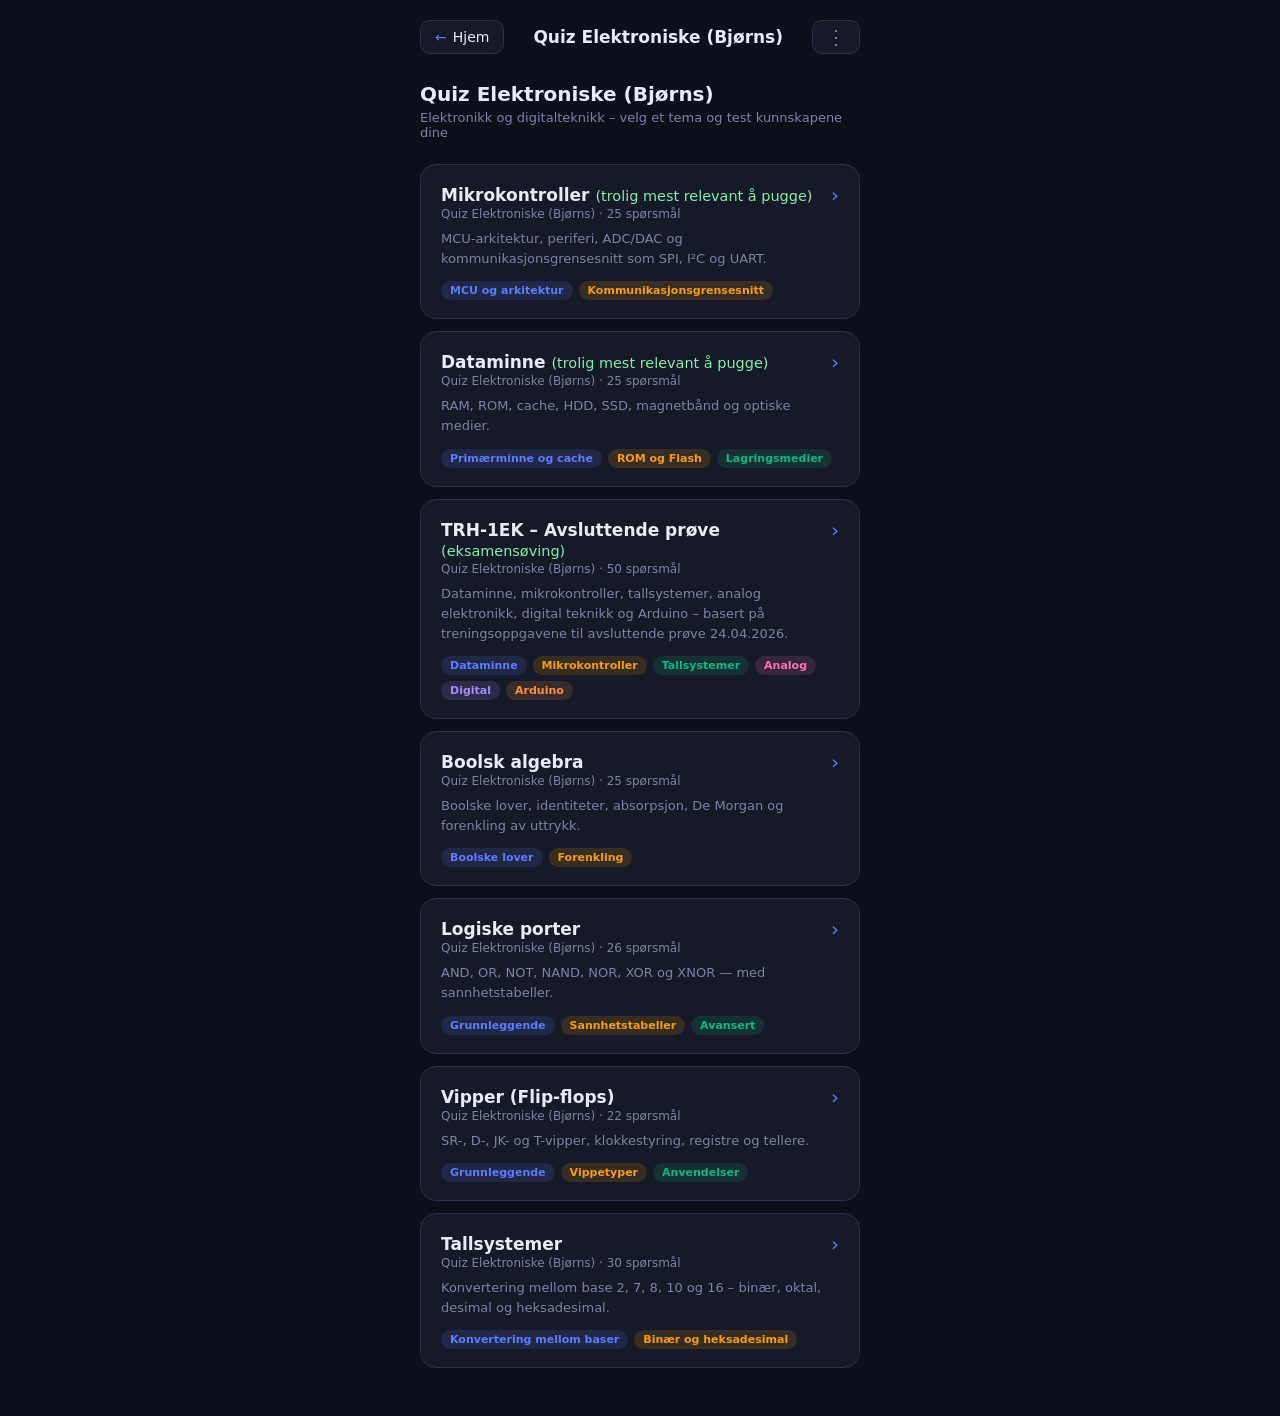
<file: quiz/index-bjrons.html>
<!DOCTYPE html>
<html lang="no">
<head>
  <meta charset="UTF-8">
  <meta name="viewport" content="width=device-width, initial-scale=1.0, maximum-scale=1.0, user-scalable=no">
  <meta name="theme-color" content="#0d0f1a">
  <title>Quiz Elektroniske (Bjørns) – Elektriker-app</title>
  <style>
    *, *::before, *::after { box-sizing: border-box; margin: 0; padding: 0; }

    :root {
      --bg: #0d0f1a;
      --surface: #161927;
      --surface2: #1e2235;
      --border: #2a2f4a;
      --text: #e8eaf6;
      --muted: #7b82a8;
      --accent: #5c7cfa;
    }

    body {
      background: var(--bg);
      min-height: 100vh;
      display: flex;
      flex-direction: column;
      align-items: center;
      font-family: 'Segoe UI', system-ui, sans-serif;
      padding: 16px 16px 48px;
      color: var(--text);
    }

    /* ── Top bar ── */
    .topbar {
      width: 100%;
      max-width: 440px;
      display: flex;
      align-items: center;
      margin-bottom: 28px;
      padding-top: 4px;
    }
    .back-btn {
      display: inline-flex;
      align-items: center;
      gap: 6px;
      background: var(--surface);
      border: 1px solid var(--border);
      border-radius: 10px;
      color: var(--text);
      text-decoration: none;
      font-size: 14px;
      font-weight: 500;
      padding: 8px 14px;
      -webkit-tap-highlight-color: transparent;
      transition: background 0.15s, border-color 0.15s;
    }
    .back-btn .arrow { color: var(--accent); }
    .back-btn:active { background: var(--surface2); border-color: var(--accent); }
    .topbar-title {
      flex: 1;
      text-align: center;
      color: var(--text);
      font-size: 17px;
      font-weight: 600;
    }

    /* ── Dots button ── */
    .dots-btn {
      display: inline-flex;
      align-items: center;
      justify-content: center;
      background: var(--surface);
      border: 1px solid var(--border);
      border-radius: 10px;
      color: var(--muted);
      cursor: pointer;
      padding: 6px 13px;
      font-size: 20px;
      line-height: 1;
      -webkit-tap-highlight-color: transparent;
      transition: background 0.15s, border-color 0.15s, color 0.15s;
      flex-shrink: 0;
    }
    .dots-btn:active { background: var(--surface2); border-color: var(--accent); color: var(--accent); }

    /* ── Combine sheet ── */
    .combine-overlay {
      display: none;
      position: fixed;
      inset: 0;
      background: rgba(0,0,0,0.55);
      z-index: 100;
      align-items: flex-end;
    }
    .combine-overlay.open { display: flex; }
    .combine-sheet {
      background: var(--surface);
      border-top: 1px solid var(--border);
      border-radius: 20px 20px 0 0;
      padding: 12px 20px 36px;
      width: 100%;
      animation: slideUp 0.25s ease;
    }
    @keyframes slideUp {
      from { transform: translateY(100%); }
      to   { transform: translateY(0); }
    }
    .sheet-handle {
      width: 40px; height: 4px;
      background: var(--border);
      border-radius: 99px;
      margin: 0 auto 16px;
    }
    .sheet-title { color: var(--text); font-size: 16px; font-weight: 700; margin-bottom: 4px; }
    .sheet-sub   { color: var(--muted); font-size: 13px; margin-bottom: 16px; }
    .combine-list { display: flex; flex-direction: column; gap: 6px; margin-bottom: 20px; }
    .combine-item {
      display: flex;
      align-items: center;
      gap: 12px;
      padding: 12px 14px;
      background: var(--surface2);
      border: 1px solid var(--border);
      border-radius: 10px;
      color: var(--text);
      font-size: 14px;
      cursor: pointer;
      -webkit-tap-highlight-color: transparent;
      user-select: none;
    }
    .combine-item input[type="checkbox"] {
      width: 18px; height: 18px;
      accent-color: var(--accent);
      cursor: pointer;
      flex-shrink: 0;
    }
    .start-combine-btn {
      width: 100%;
      background: var(--accent);
      border: none;
      border-radius: 10px;
      padding: 13px;
      color: #fff;
      font-size: 15px;
      font-weight: 700;
      font-family: inherit;
      cursor: pointer;
      transition: background 0.15s;
    }
    .start-combine-btn:active { background: #4a6cf7; }

    /* ── Heading ── */
    .page-title {
      color: var(--text);
      font-size: 20px;
      font-weight: 700;
      margin-bottom: 4px;
      width: 100%;
      max-width: 440px;
    }
    .page-sub {
      color: var(--muted);
      font-size: 13px;
      margin-bottom: 24px;
      width: 100%;
      max-width: 440px;
    }

    /* ── Quiz cards ── */
    .quiz-list {
      display: flex;
      flex-direction: column;
      gap: 12px;
      width: 100%;
      max-width: 440px;
    }

    .quiz-card {
      display: block;
      background: var(--surface);
      border: 1px solid var(--border);
      border-radius: 16px;
      padding: 20px 20px 18px;
      text-decoration: none;
      -webkit-tap-highlight-color: transparent;
      transition: background 0.15s, border-color 0.15s;
      animation: fadeIn 0.25s ease both;
    }
    .quiz-card:nth-child(2) { animation-delay: 0.06s; }
    .quiz-card:nth-child(3) { animation-delay: 0.12s; }
    .quiz-card:active { background: var(--surface2); border-color: var(--accent); }

    @keyframes fadeIn {
      from { opacity: 0; transform: translateY(8px); }
      to   { opacity: 1; transform: translateY(0); }
    }

    .quiz-card-header {
      display: flex;
      align-items: flex-start;
      justify-content: space-between;
      margin-bottom: 8px;
    }
    .quiz-card-title {
      color: var(--text);
      font-size: 17px;
      font-weight: 700;
    }
    .quiz-card-subtitle {
      color: var(--muted);
      font-size: 12px;
      margin-top: 2px;
    }
    .quiz-card-arrow {
      color: var(--accent);
      font-size: 20px;
      line-height: 1;
      margin-left: 8px;
      flex-shrink: 0;
    }

    .quiz-card-desc {
      color: var(--muted);
      font-size: 13px;
      line-height: 1.55;
      margin-bottom: 12px;
    }

    .quiz-card-cats {
      display: flex;
      flex-wrap: wrap;
      gap: 6px;
    }
    .cat-tag {
      font-size: 11px;
      font-weight: 600;
      padding: 3px 9px;
      border-radius: 99px;
    }

    /* ── Progress & history badges ── */
    .quiz-card-status {
      display: flex;
      flex-wrap: wrap;
      gap: 6px;
      margin-bottom: 10px;
    }
    .status-badge {
      font-size: 11px;
      font-weight: 600;
      padding: 3px 10px;
      border-radius: 99px;
      display: inline-flex;
      align-items: center;
      gap: 4px;
    }
    .status-badge.progress {
      background: rgba(245,158,11,0.13);
      color: #f59e0b;
      border: 1px solid rgba(245,158,11,0.3);
    }
    .status-badge.best-score {
      background: rgba(92,124,250,0.12);
      color: #818cf8;
      border: 1px solid rgba(92,124,250,0.25);
    }
    .status-badge.best-score.perfect {
      background: rgba(52,211,153,0.13);
      color: #34d399;
      border: 1px solid rgba(52,211,153,0.3);
    }
  /* ── Navn overlay ── */
  .navn-overlay {
    position: fixed; inset: 0; background: var(--bg);
    display: flex; flex-direction: column; align-items: center; justify-content: center;
    padding: 24px; z-index: 100;
  }
  .navn-card {
    background: var(--surface); border: 1px solid var(--border); border-radius: 16px;
    padding: 40px 32px; text-align: center; width: 100%; max-width: 440px;
  }
  .navn-card .navn-icon { font-size: 3rem; margin-bottom: 16px; }
  .navn-card h2 { font-size: 1.5rem; font-weight: 700; color: #fff; margin-bottom: 8px; }
  .navn-card p { color: var(--muted); font-size: 0.95rem; margin-bottom: 28px; line-height: 1.5; }
  .navn-input {
    width: 100%; padding: 14px 16px; border-radius: 10px;
    border: 1.5px solid var(--border); background: var(--surface2);
    color: var(--text); font-size: 1.1rem; margin-bottom: 12px;
    outline: none; transition: border-color 0.2s;
  }
  .navn-input:focus { border-color: var(--accent); }
  .navn-btn {
    width: 100%; padding: 14px; border-radius: 10px; border: none;
    background: linear-gradient(135deg, #3b82f6, #6366f1);
    color: #fff; font-size: 1.05rem; font-weight: 600; cursor: pointer; margin-bottom: 12px;
    opacity: 0.4; transition: opacity 0.2s;
  }
  .navn-skip {
    background: none; border: none; color: var(--muted);
    font-size: 0.9rem; cursor: pointer; padding: 4px;
  }
  </style>
</head>
<body>

  <!-- NAVN OVERLAY -->
  <div class="navn-overlay" id="navn-overlay">
    <div class="navn-card">
      <div class="navn-icon">👤</div>
      <h2>Hva vil du hete?</h2>
      <p>Kallenavnet ditt vises på topplisten. Du kan hoppe over hvis du bare vil øve.</p>
      <input class="navn-input" id="navn-input" type="text" placeholder="Ditt kallenavn" maxlength="20" autocomplete="off"
        oninput="var b=document.getElementById('navn-fortsett');b.disabled=!this.value.trim();b.style.opacity=this.value.trim()?'1':'0.4';"
        onkeydown="if(event.key==='Enter'&&this.value.trim()) bekreftNavn()">
      <button class="navn-btn" id="navn-fortsett" onclick="bekreftNavn()" disabled>Fortsett →</button>
      <button class="navn-skip" onclick="hoppOverNavn()">Hopp over</button>
    </div>
  </div>

  <div class="topbar">
    <a class="back-btn" href="../"><span class="arrow">←</span> Hjem</a>
    <div class="topbar-title">Quiz Elektroniske (Bjørns)</div>
    <button class="dots-btn" id="dots-open" aria-label="Meny">⋮</button>
  </div>

  <div class="combine-overlay" id="combine-overlay">
    <div class="combine-sheet">
      <div class="sheet-handle"></div>
      <div class="sheet-title">Slå sammen quizzer</div>
      <p class="sheet-sub">Velg to eller flere og start som én samlet quiz</p>
      <div class="combine-list">
        <label class="combine-item"><input type="checkbox" value="mikrokontroller"> Mikrokontroller</label>
        <label class="combine-item"><input type="checkbox" value="minne"> Dataminne</label>
        <label class="combine-item"><input type="checkbox" value="boolsk"> Boolsk algebra</label>
        <label class="combine-item"><input type="checkbox" value="porter"> Logiske porter</label>
        <label class="combine-item"><input type="checkbox" value="tallsystemer"> Tallsystemer</label>
        <label class="combine-item"><input type="checkbox" value="vipper"> Vipper (Flip-flops)</label>
        <label class="combine-item"><input type="checkbox" value="trh1ek"> TRH-1EK – Avsluttende prøve</label>
      </div>
      <button class="start-combine-btn" id="start-combine-btn">Start valgte →</button>
    </div>
  </div>

  <div class="page-title">Quiz Elektroniske (Bjørns)</div>
  <p class="page-sub">Elektronikk og digitalteknikk – velg et tema og test kunnskapene dine</p>

  <div class="quiz-list">

    <a class="quiz-card" href="spill.html?tema=mikrokontroller" data-tema="mikrokontroller">
      <div class="quiz-card-header">
        <div>
          <div class="quiz-card-title">Mikrokontroller <span style="font-weight:400; color:#86efac; font-size:0.85em">(trolig mest relevant å pugge)</span></div>
          <div class="quiz-card-subtitle">Quiz Elektroniske (Bjørns) · 25 spørsmål</div>
        </div>
        <span class="quiz-card-arrow">›</span>
      </div>
      <div class="quiz-card-desc">MCU-arkitektur, periferi, ADC/DAC og kommunikasjonsgrensesnitt som SPI, I²C og UART.</div>
      <div class="quiz-card-cats">
        <span class="cat-tag" style="background:rgba(92,124,250,0.15); color:#5c7cfa">MCU og arkitektur</span>
        <span class="cat-tag" style="background:rgba(245,158,11,0.15); color:#f59e0b">Kommunikasjonsgrensesnitt</span>
      </div>
    </a>

    <a class="quiz-card" href="spill.html?tema=minne" data-tema="minne">
      <div class="quiz-card-header">
        <div>
          <div class="quiz-card-title">Dataminne <span style="font-weight:400; color:#86efac; font-size:0.85em">(trolig mest relevant å pugge)</span></div>
          <div class="quiz-card-subtitle">Quiz Elektroniske (Bjørns) · 25 spørsmål</div>
        </div>
        <span class="quiz-card-arrow">›</span>
      </div>
      <div class="quiz-card-desc">RAM, ROM, cache, HDD, SSD, magnetbånd og optiske medier.</div>
      <div class="quiz-card-cats">
        <span class="cat-tag" style="background:rgba(92,124,250,0.15); color:#5c7cfa">Primærminne og cache</span>
        <span class="cat-tag" style="background:rgba(245,158,11,0.15); color:#f59e0b">ROM og Flash</span>
        <span class="cat-tag" style="background:rgba(16,185,129,0.15); color:#10b981">Lagringsmedier</span>
      </div>
    </a>

    <a class="quiz-card" href="spill.html?tema=trh1ek" data-tema="trh1ek">
      <div class="quiz-card-header">
        <div>
          <div class="quiz-card-title">TRH-1EK – Avsluttende prøve <span style="font-weight:400; color:#86efac; font-size:0.85em">(eksamensøving)</span></div>
          <div class="quiz-card-subtitle">Quiz Elektroniske (Bjørns) · 50 spørsmål</div>
        </div>
        <span class="quiz-card-arrow">›</span>
      </div>
      <div class="quiz-card-desc">Dataminne, mikrokontroller, tallsystemer, analog elektronikk, digital teknikk og Arduino – basert på treningsoppgavene til avsluttende prøve 24.04.2026.</div>
      <div class="quiz-card-cats">
        <span class="cat-tag" style="background:rgba(92,124,250,0.15); color:#5c7cfa">Dataminne</span>
        <span class="cat-tag" style="background:rgba(245,158,11,0.15); color:#f59e0b">Mikrokontroller</span>
        <span class="cat-tag" style="background:rgba(16,185,129,0.15); color:#10b981">Tallsystemer</span>
        <span class="cat-tag" style="background:rgba(244,114,182,0.15); color:#f472b6">Analog</span>
        <span class="cat-tag" style="background:rgba(167,139,250,0.15); color:#a78bfa">Digital</span>
        <span class="cat-tag" style="background:rgba(251,146,60,0.15); color:#fb923c">Arduino</span>
      </div>
    </a>

    <a class="quiz-card" href="spill.html?tema=boolsk" data-tema="boolsk">
      <div class="quiz-card-header">
        <div>
          <div class="quiz-card-title">Boolsk algebra</div>
          <div class="quiz-card-subtitle">Quiz Elektroniske (Bjørns) · 25 spørsmål</div>
        </div>
        <span class="quiz-card-arrow">›</span>
      </div>
      <div class="quiz-card-desc">Boolske lover, identiteter, absorpsjon, De Morgan og forenkling av uttrykk.</div>
      <div class="quiz-card-cats">
        <span class="cat-tag" style="background:rgba(92,124,250,0.15); color:#5c7cfa">Boolske lover</span>
        <span class="cat-tag" style="background:rgba(245,158,11,0.15); color:#f59e0b">Forenkling</span>
      </div>
    </a>

    <a class="quiz-card" href="spill.html?tema=porter" data-tema="porter">
      <div class="quiz-card-header">
        <div>
          <div class="quiz-card-title">Logiske porter</div>
          <div class="quiz-card-subtitle">Quiz Elektroniske (Bjørns) · 26 spørsmål</div>
        </div>
        <span class="quiz-card-arrow">›</span>
      </div>
      <div class="quiz-card-desc">AND, OR, NOT, NAND, NOR, XOR og XNOR — med sannhetstabeller.</div>
      <div class="quiz-card-cats">
        <span class="cat-tag" style="background:rgba(92,124,250,0.15); color:#5c7cfa">Grunnleggende</span>
        <span class="cat-tag" style="background:rgba(245,158,11,0.15); color:#f59e0b">Sannhetstabeller</span>
        <span class="cat-tag" style="background:rgba(16,185,129,0.15); color:#10b981">Avansert</span>
      </div>
    </a>

    <a class="quiz-card" href="spill.html?tema=vipper" data-tema="vipper">
      <div class="quiz-card-header">
        <div>
          <div class="quiz-card-title">Vipper (Flip-flops)</div>
          <div class="quiz-card-subtitle">Quiz Elektroniske (Bjørns) · 22 spørsmål</div>
        </div>
        <span class="quiz-card-arrow">›</span>
      </div>
      <div class="quiz-card-desc">SR-, D-, JK- og T-vipper, klokkestyring, registre og tellere.</div>
      <div class="quiz-card-cats">
        <span class="cat-tag" style="background:rgba(92,124,250,0.15); color:#5c7cfa">Grunnleggende</span>
        <span class="cat-tag" style="background:rgba(245,158,11,0.15); color:#f59e0b">Vippetyper</span>
        <span class="cat-tag" style="background:rgba(16,185,129,0.15); color:#10b981">Anvendelser</span>
      </div>
    </a>

    <a class="quiz-card" href="spill.html?tema=tallsystemer" data-tema="tallsystemer">
      <div class="quiz-card-header">
        <div>
          <div class="quiz-card-title">Tallsystemer</div>
          <div class="quiz-card-subtitle">Quiz Elektroniske (Bjørns) · 30 spørsmål</div>
        </div>
        <span class="quiz-card-arrow">›</span>
      </div>
      <div class="quiz-card-desc">Konvertering mellom base 2, 7, 8, 10 og 16 – binær, oktal, desimal og heksadesimal.</div>
      <div class="quiz-card-cats">
        <span class="cat-tag" style="background:rgba(92,124,250,0.15); color:#5c7cfa">Konvertering mellom baser</span>
        <span class="cat-tag" style="background:rgba(245,158,11,0.15); color:#f59e0b">Binær og heksadesimal</span>
      </div>
    </a>

  </div>

  <script>
    (function () {
      var overlay = document.getElementById('navn-overlay');
      var fraHjem = sessionStorage.getItem('bjrons_fra_hjem');
      sessionStorage.removeItem('bjrons_fra_hjem');
      if (localStorage.getItem('quiz_kallenavn') || !fraHjem) {
        overlay.style.display = 'none';
      } else {
        document.getElementById('navn-input').focus();
      }
    })();

    function bekreftNavn() {
      var navn = document.getElementById('navn-input').value.trim();
      localStorage.setItem('quiz_kallenavn', navn);
      document.getElementById('navn-overlay').style.display = 'none';
    }

    function hoppOverNavn() {
      document.getElementById('navn-overlay').style.display = 'none';
    }

    // Combine
    var overlay = document.getElementById('combine-overlay');
    document.getElementById('dots-open').addEventListener('click', function () {
      overlay.classList.add('open');
    });
    overlay.addEventListener('click', function (e) {
      if (e.target === overlay) overlay.classList.remove('open');
    });
    document.getElementById('start-combine-btn').addEventListener('click', function () {
      var vals = Array.from(document.querySelectorAll('.combine-list input:checked')).map(function (cb) { return cb.value; });
      if (vals.length === 0) { alert('Velg minst én quiz.'); return; }
      location.href = 'spill.html?tema=' + vals.join(',');
    });

    document.addEventListener('DOMContentLoaded', function () {
      document.querySelectorAll('.quiz-card[data-tema]').forEach(function (card) {
        var tema   = card.dataset.tema;
        var badges = [];

        try {
          var prog = JSON.parse(localStorage.getItem('quiz_progress_' + tema));
          if (prog && prog.idx > 0 && prog.idx < prog.order.length) {
            badges.push(
              '<span class="status-badge progress">' +
                '▶ Pågår: spørsmål ' + (prog.idx + 1) + ' av ' + prog.order.length +
              '</span>'
            );
          }
        } catch (e) {}

        try {
          var hist = JSON.parse(localStorage.getItem('quiz_history_' + tema));
          if (hist && hist.length > 0) {
            var isPerfect = hist[0].pct === 100;
            badges.push(
              '<span class="status-badge best-score' + (isPerfect ? ' perfect' : '') + '">' +
                '★ Beste: ' + hist[0].pct + '% (' + hist[0].score + '/' + hist[0].total + ')' +
              '</span>'
            );
          }
        } catch (e) {}

        if (badges.length > 0) {
          var statusDiv = document.createElement('div');
          statusDiv.className = 'quiz-card-status';
          statusDiv.innerHTML = badges.join('');
          var cats = card.querySelector('.quiz-card-cats');
          if (cats) cats.before(statusDiv);
        }
      });
    });
  </script>
  <!-- Cloudflare Web Analytics --><script defer src='https://static.cloudflareinsights.com/beacon.min.js' data-cf-beacon='{"token": "cacaef3101de40808d70354880ca03b0"}'></script><!-- End Cloudflare Web Analytics -->
</body>
</html>
</file>
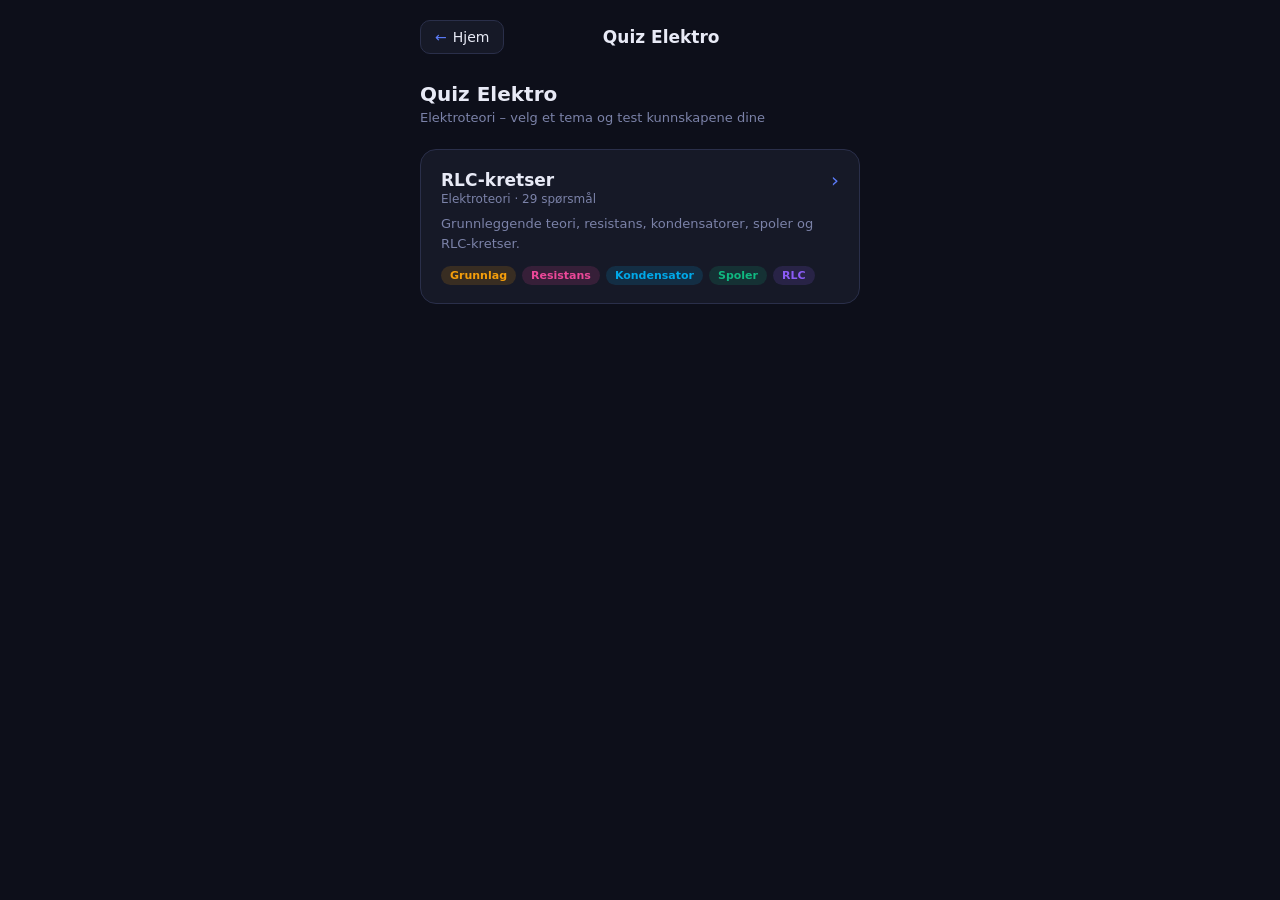
<file: quiz/index-elektro.html>
<!DOCTYPE html>
<html lang="no">
<head>
  <meta charset="UTF-8">
  <meta name="viewport" content="width=device-width, initial-scale=1.0, maximum-scale=1.0, user-scalable=no">
  <meta name="theme-color" content="#0d0f1a">
  <title>Quiz Elektro – Elektriker-app</title>
  <style>
    *, *::before, *::after { box-sizing: border-box; margin: 0; padding: 0; }

    :root {
      --bg: #0d0f1a;
      --surface: #161927;
      --surface2: #1e2235;
      --border: #2a2f4a;
      --text: #e8eaf6;
      --muted: #7b82a8;
      --accent: #5c7cfa;
    }

    body {
      background: var(--bg);
      min-height: 100vh;
      display: flex;
      flex-direction: column;
      align-items: center;
      font-family: 'Segoe UI', system-ui, sans-serif;
      padding: 16px 16px 48px;
      color: var(--text);
    }

    /* ── Top bar ── */
    .topbar {
      width: 100%;
      max-width: 440px;
      display: flex;
      align-items: center;
      margin-bottom: 28px;
      padding-top: 4px;
    }
    .back-btn {
      display: inline-flex;
      align-items: center;
      gap: 6px;
      background: var(--surface);
      border: 1px solid var(--border);
      border-radius: 10px;
      color: var(--text);
      text-decoration: none;
      font-size: 14px;
      font-weight: 500;
      padding: 8px 14px;
      -webkit-tap-highlight-color: transparent;
      transition: background 0.15s, border-color 0.15s;
    }
    .back-btn .arrow { color: var(--accent); }
    .back-btn:active { background: var(--surface2); border-color: var(--accent); }
    .topbar-title {
      flex: 1;
      text-align: center;
      color: var(--text);
      font-size: 17px;
      font-weight: 600;
    }

    .topbar-spacer { width: 42px; flex-shrink: 0; }

    /* ── Heading ── */
    .page-title {
      color: var(--text);
      font-size: 20px;
      font-weight: 700;
      margin-bottom: 4px;
      width: 100%;
      max-width: 440px;
    }
    .page-sub {
      color: var(--muted);
      font-size: 13px;
      margin-bottom: 24px;
      width: 100%;
      max-width: 440px;
    }

    /* ── Quiz cards ── */
    .quiz-list {
      display: flex;
      flex-direction: column;
      gap: 12px;
      width: 100%;
      max-width: 440px;
    }

    .quiz-card {
      display: block;
      background: var(--surface);
      border: 1px solid var(--border);
      border-radius: 16px;
      padding: 20px 20px 18px;
      text-decoration: none;
      -webkit-tap-highlight-color: transparent;
      transition: background 0.15s, border-color 0.15s;
      animation: fadeIn 0.25s ease both;
    }
    .quiz-card:nth-child(2) { animation-delay: 0.06s; }
    .quiz-card:nth-child(3) { animation-delay: 0.12s; }
    .quiz-card:active { background: var(--surface2); border-color: var(--accent); }

    @keyframes fadeIn {
      from { opacity: 0; transform: translateY(8px); }
      to   { opacity: 1; transform: translateY(0); }
    }

    .quiz-card-header {
      display: flex;
      align-items: flex-start;
      justify-content: space-between;
      margin-bottom: 8px;
    }
    .quiz-card-title {
      color: var(--text);
      font-size: 17px;
      font-weight: 700;
    }
    .quiz-card-subtitle {
      color: var(--muted);
      font-size: 12px;
      margin-top: 2px;
    }
    .quiz-card-arrow {
      color: var(--accent);
      font-size: 20px;
      line-height: 1;
      margin-left: 8px;
      flex-shrink: 0;
    }

    .quiz-card-desc {
      color: var(--muted);
      font-size: 13px;
      line-height: 1.55;
      margin-bottom: 12px;
    }

    .quiz-card-cats {
      display: flex;
      flex-wrap: wrap;
      gap: 6px;
    }
    .cat-tag {
      font-size: 11px;
      font-weight: 600;
      padding: 3px 9px;
      border-radius: 99px;
    }

    /* ── Progress & history badges ── */
    .quiz-card-status {
      display: flex;
      flex-wrap: wrap;
      gap: 6px;
      margin-bottom: 10px;
    }
    .status-badge {
      font-size: 11px;
      font-weight: 600;
      padding: 3px 10px;
      border-radius: 99px;
      display: inline-flex;
      align-items: center;
      gap: 4px;
    }
    .status-badge.progress {
      background: rgba(245,158,11,0.13);
      color: #f59e0b;
      border: 1px solid rgba(245,158,11,0.3);
    }
    .status-badge.best-score {
      background: rgba(92,124,250,0.12);
      color: #818cf8;
      border: 1px solid rgba(92,124,250,0.25);
    }
    .status-badge.best-score.perfect {
      background: rgba(16,185,129,0.15);
      color: #34d399;
      border: 1px solid rgba(16,185,129,0.35);
    }
  /* ── Navn overlay ── */
  .navn-overlay {
    position: fixed; inset: 0; background: var(--bg);
    display: flex; flex-direction: column; align-items: center; justify-content: center;
    padding: 24px; z-index: 100;
  }
  .navn-card {
    background: var(--surface); border: 1px solid var(--border); border-radius: 16px;
    padding: 40px 32px; text-align: center; width: 100%; max-width: 440px;
  }
  .navn-card .navn-icon { font-size: 3rem; margin-bottom: 16px; }
  .navn-card h2 { font-size: 1.5rem; font-weight: 700; color: #fff; margin-bottom: 8px; }
  .navn-card p { color: var(--muted); font-size: 0.95rem; margin-bottom: 28px; line-height: 1.5; }
  .navn-input {
    width: 100%; padding: 14px 16px; border-radius: 10px;
    border: 1.5px solid var(--border); background: var(--surface2);
    color: var(--text); font-size: 1.1rem; margin-bottom: 12px;
    outline: none; transition: border-color 0.2s;
  }
  .navn-input:focus { border-color: var(--accent); }
  .navn-btn {
    width: 100%; padding: 14px; border-radius: 10px; border: none;
    background: linear-gradient(135deg, #3b82f6, #6366f1);
    color: #fff; font-size: 1.05rem; font-weight: 600; cursor: pointer; margin-bottom: 12px;
    opacity: 0.4; transition: opacity 0.2s;
  }
  .navn-skip {
    background: none; border: none; color: var(--muted);
    font-size: 0.9rem; cursor: pointer; padding: 4px;
  }
  </style>
</head>
<body>

  <!-- NAVN OVERLAY -->
  <div class="navn-overlay" id="navn-overlay">
    <div class="navn-card">
      <div class="navn-icon">👤</div>
      <h2>Hva vil du hete?</h2>
      <p>Kallenavnet ditt vises på topplisten. Du kan hoppe over hvis du bare vil øve.</p>
      <input class="navn-input" id="navn-input" type="text" placeholder="Ditt kallenavn" maxlength="20" autocomplete="off"
        oninput="var b=document.getElementById('navn-fortsett');b.disabled=!this.value.trim();b.style.opacity=this.value.trim()?'1':'0.4';"
        onkeydown="if(event.key==='Enter'&&this.value.trim()) bekreftNavn()">
      <button class="navn-btn" id="navn-fortsett" onclick="bekreftNavn()" disabled>Fortsett →</button>
      <button class="navn-skip" onclick="hoppOverNavn()">Hopp over</button>
    </div>
  </div>

  <div class="topbar">
    <a class="back-btn" href="../"><span class="arrow">←</span> Hjem</a>
    <div class="topbar-title">Quiz Elektro</div>
    <div class="topbar-spacer"></div>
  </div>

  <div class="page-title">Quiz Elektro</div>
  <p class="page-sub">Elektroteori – velg et tema og test kunnskapene dine</p>

  <div class="quiz-list">

    <a class="quiz-card" href="spill.html?tema=rlc" data-tema="rlc">
      <div class="quiz-card-header">
        <div>
          <div class="quiz-card-title">RLC-kretser</div>
          <div class="quiz-card-subtitle">Elektroteori · 29 spørsmål</div>
        </div>
        <span class="quiz-card-arrow">›</span>
      </div>
      <div class="quiz-card-desc">Grunnleggende teori, resistans, kondensatorer, spoler og RLC-kretser.</div>
      <div class="quiz-card-cats">
        <span class="cat-tag" style="background:rgba(245,158,11,0.15); color:#f59e0b">Grunnlag</span>
        <span class="cat-tag" style="background:rgba(236,72,153,0.15); color:#ec4899">Resistans</span>
        <span class="cat-tag" style="background:rgba(0,168,232,0.15);  color:#00a8e8">Kondensator</span>
        <span class="cat-tag" style="background:rgba(16,185,129,0.15); color:#10b981">Spoler</span>
        <span class="cat-tag" style="background:rgba(139,92,246,0.15); color:#8b5cf6">RLC</span>
      </div>
    </a>

  </div>

  <script>
    (function () {
      var overlay = document.getElementById('navn-overlay');
      var fraHjem = sessionStorage.getItem('elektro_fra_hjem');
      sessionStorage.removeItem('elektro_fra_hjem');
      if (localStorage.getItem('quiz_kallenavn') || !fraHjem) {
        overlay.style.display = 'none';
      } else {
        document.getElementById('navn-input').focus();
      }
    })();

    function bekreftNavn() {
      var navn = document.getElementById('navn-input').value.trim();
      localStorage.setItem('quiz_kallenavn', navn);
      document.getElementById('navn-overlay').style.display = 'none';
    }

    function hoppOverNavn() {
      document.getElementById('navn-overlay').style.display = 'none';
    }

    document.addEventListener('DOMContentLoaded', function () {
      document.querySelectorAll('.quiz-card[data-tema]').forEach(function (card) {
        var tema   = card.dataset.tema;
        var badges = [];

        try {
          var prog = JSON.parse(localStorage.getItem('quiz_progress_' + tema));
          if (prog && prog.idx > 0 && prog.idx < prog.order.length) {
            badges.push(
              '<span class="status-badge progress">' +
                '▶ Pågår: spørsmål ' + (prog.idx + 1) + ' av ' + prog.order.length +
              '</span>'
            );
          }
        } catch (e) {}

        try {
          var hist = JSON.parse(localStorage.getItem('quiz_history_' + tema));
          if (hist && hist.length > 0) {
            var isPerfect = hist[0].pct === 100;
            badges.push(
              '<span class="status-badge best-score' + (isPerfect ? ' perfect' : '') + '">' +
                '★ Beste: ' + hist[0].pct + '% (' + hist[0].score + '/' + hist[0].total + ')' +
              '</span>'
            );
          }
        } catch (e) {}

        if (badges.length > 0) {
          var statusDiv = document.createElement('div');
          statusDiv.className = 'quiz-card-status';
          statusDiv.innerHTML = badges.join('');
          var cats = card.querySelector('.quiz-card-cats');
          if (cats) cats.before(statusDiv);
        }
      });
    });
  </script>
  <!-- Cloudflare Web Analytics --><script defer src='https://static.cloudflareinsights.com/beacon.min.js' data-cf-beacon='{"token": "cacaef3101de40808d70354880ca03b0"}'></script><!-- End Cloudflare Web Analytics -->
</body>
</html>
</file>
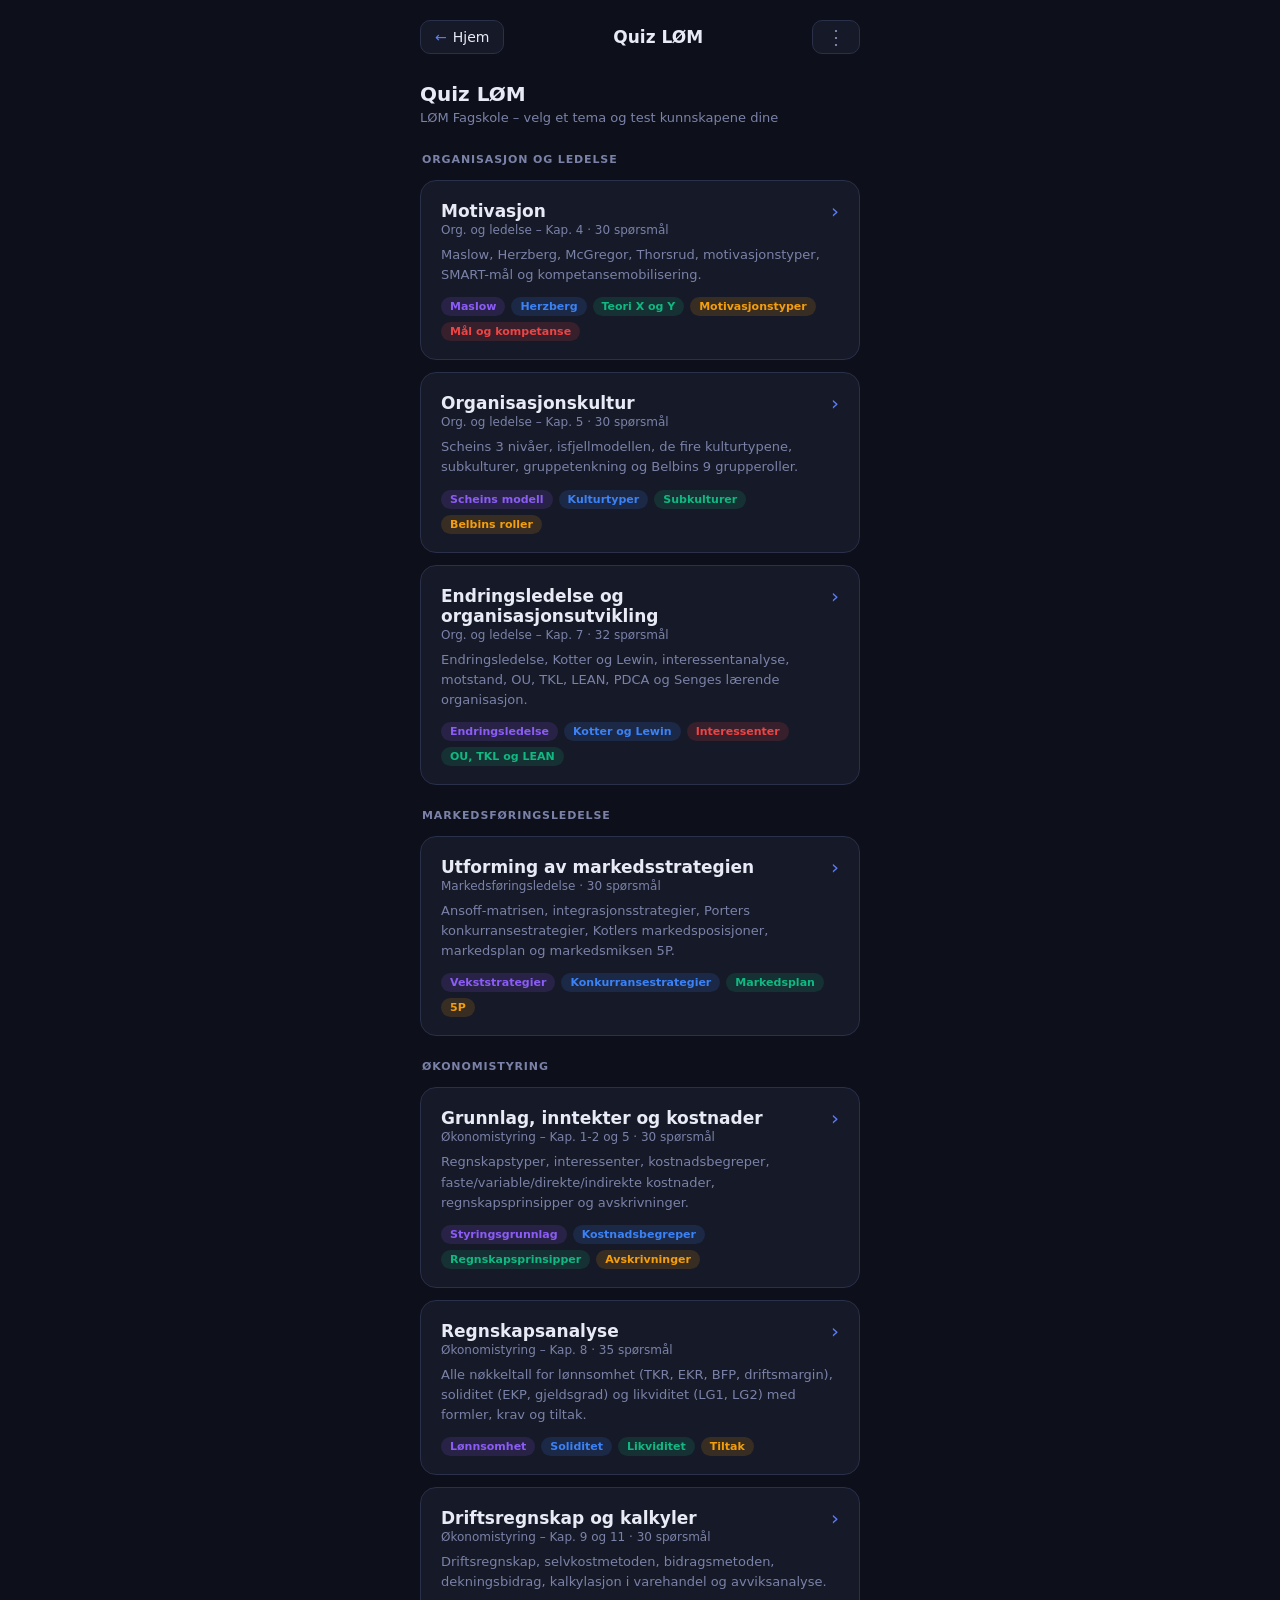
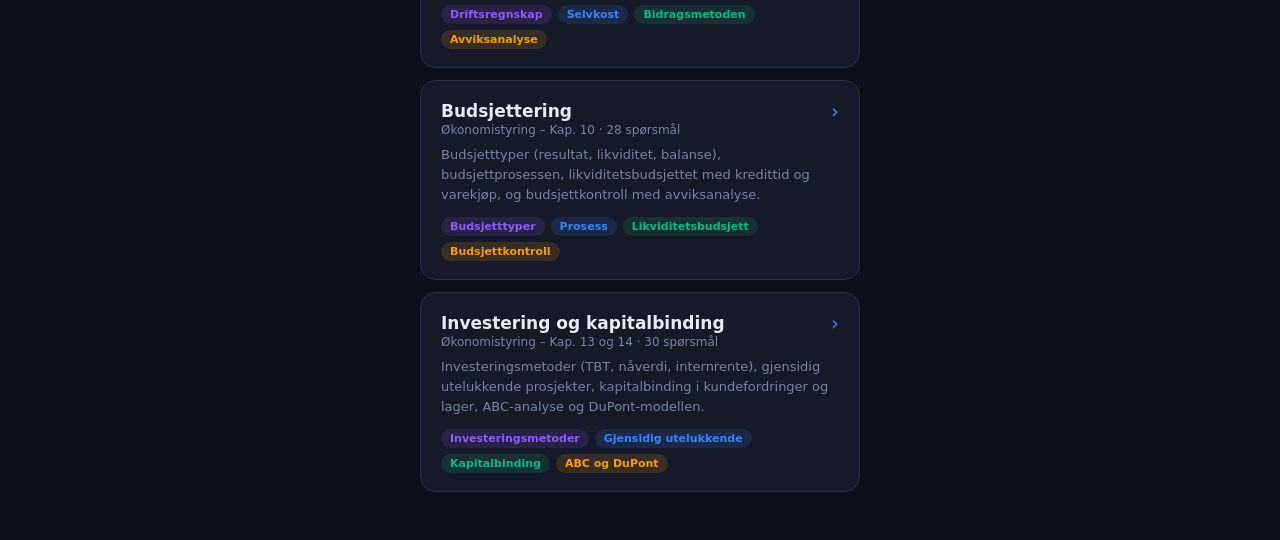
<file: quiz/spill.html>
<!DOCTYPE html>
<html lang="no">
<head>
  <meta charset="UTF-8">
  <meta name="viewport" content="width=device-width, initial-scale=1.0, maximum-scale=1.0, user-scalable=no">
  <meta name="theme-color" content="#0d0f1a">
  <title>Quiz – Elektriker-app</title>
  <style>
    *, *::before, *::after { box-sizing: border-box; margin: 0; padding: 0; }

    :root {
      --bg: #0d0f1a;
      --surface: #161927;
      --surface2: #1e2235;
      --border: #2a2f4a;
      --text: #e8eaf6;
      --muted: #7b82a8;
      --accent: #5c7cfa;
      --accent-hover: #4a6cf7;
      --green: #2ecc71;
      --green-bg: rgba(46,204,113,0.12);
      --red: #e74c3c;
      --red-bg: rgba(231,76,60,0.12);
    }

    html, body {
      height: 100%;
      font-family: 'Segoe UI', system-ui, sans-serif;
      background: var(--bg);
      color: var(--text);
    }

    body {
      display: flex;
      flex-direction: column;
      align-items: center;
      min-height: 100vh;
      padding: 16px 16px 56px;
    }

    /* ── Top bar ── */
    .topbar {
      width: 100%;
      max-width: 700px;
      display: flex;
      align-items: center;
      margin-bottom: 24px;
      padding-top: 4px;
    }
    .back-btn {
      display: inline-flex;
      align-items: center;
      gap: 6px;
      background: var(--surface);
      border: 1px solid var(--border);
      border-radius: 10px;
      color: var(--text);
      text-decoration: none;
      font-size: 14px;
      font-weight: 500;
      padding: 8px 14px;
      -webkit-tap-highlight-color: transparent;
      transition: background 0.15s, border-color 0.15s;
    }
    .back-btn .arrow { color: var(--accent); }
    .back-btn:active { background: var(--surface2); border-color: var(--accent); }
    .topbar-title {
      flex: 1;
      text-align: center;
      color: #fff;
      font-size: 17px;
      font-weight: 600;
      margin-right: 48px;
    }

    /* ── Progress ── */
    .progress-wrap { width: 100%; max-width: 700px; margin-bottom: 20px; }
    .progress-meta { display: flex; justify-content: space-between; font-size: 0.82rem; color: var(--muted); margin-bottom: 8px; }
    .progress-bar-bg { height: 6px; background: var(--border); border-radius: 99px; overflow: hidden; }
    .progress-bar-fill { height: 100%; background: linear-gradient(90deg, var(--accent), #818cf8); border-radius: 99px; transition: width 0.4s ease; width: 0%; }

    /* ── Card ── */
    .card {
      background: var(--surface);
      border: 1px solid var(--border);
      border-radius: 16px;
      padding: 28px 28px 24px;
      max-width: 700px;
      width: 100%;
      animation: fadeIn 0.25s ease;
    }

    @keyframes fadeIn {
      from { opacity: 0; transform: translateY(8px); }
      to   { opacity: 1; transform: translateY(0); }
    }

    /* ── Category badge ── */
    .cat-badge {
      display: inline-block;
      font-size: 0.72rem;
      font-weight: 600;
      letter-spacing: 0.5px;
      text-transform: uppercase;
      padding: 3px 10px;
      border-radius: 99px;
      margin-bottom: 14px;
      background: rgba(255,255,255,0.08);
    }

    /* ── Question image ── */
    .q-image {
      margin-bottom: 16px;
      border-radius: 10px;
      overflow: hidden;
      background: var(--surface2);
    }
    .q-image svg { width: 100%; height: auto; max-height: 210px; display: block; }

    /* ── Question & options ── */
    .question-text { font-size: 1.1rem; font-weight: 600; line-height: 1.55; margin-bottom: 22px; color: #fff; }
    .code-block { display: block; background: #0d1117; border: 1px solid #30363d; border-radius: 6px; padding: 12px 14px; font-family: 'Courier New', monospace; font-size: 0.85rem; font-weight: 400; color: #e6edf3; white-space: pre; margin: 10px 0 4px; overflow-x: auto; }
    .not { text-decoration: overline; }
    .dbl-not {
      display: inline-block;
      text-decoration: overline;
      border-top: 1.5px solid currentColor;
      padding-top: 3px;
      line-height: 1.2;
    }

    .options { display: flex; flex-direction: column; gap: 10px; }

    .option-btn {
      background: var(--surface2);
      border: 1.5px solid var(--border);
      border-radius: 10px;
      padding: 13px 16px;
      text-align: left;
      font-size: 0.95rem;
      font-family: inherit;
      color: var(--text);
      cursor: pointer;
      transition: border-color 0.15s, background 0.15s, transform 0.1s;
      display: flex;
      align-items: center;
      gap: 12px;
    }
    .option-btn:hover:not(:disabled):not(.selected) { background: rgba(92,124,250,0.07); transform: translateX(2px); }
    .option-btn.selected:hover:not(:disabled) { background: rgba(92,124,250,0.22); transform: translateX(2px); }

    .option-btn .letter {
      min-width: 26px; height: 26px; border-radius: 6px;
      background: var(--border);
      display: flex; align-items: center; justify-content: center;
      font-size: 0.78rem; font-weight: 700; color: var(--muted);
      transition: background 0.15s, color 0.15s; flex-shrink: 0;
    }
    .option-btn.correct { border-color: var(--green); background: var(--green-bg); }
    .option-btn.correct .letter { background: var(--green); color: #fff; }
    .option-btn.wrong   { border-color: var(--red);   background: var(--red-bg); }
    .option-btn.wrong   .letter { background: var(--red);   color: #fff; }
    .option-btn:disabled { cursor: default; }
    .option-btn.selected { border-color: var(--accent); background: rgba(92,124,250,0.15); }
    .option-btn.selected .letter { background: var(--accent); color: #fff; }

    /* ── Confirm button (multi-answer) ── */
    .confirm-btn {
      width: 100%; margin-top: 10px; padding: 13px;
      border-radius: 10px; background: var(--accent); border: none;
      color: #fff; font-size: 0.95rem; font-weight: 600; font-family: inherit;
      cursor: pointer; transition: background 0.15s;
    }
    .confirm-btn:disabled { opacity: 0.35; cursor: default; }
    .confirm-btn:hover:not(:disabled) { background: var(--accent-hover); }

    /* ── Explanation ── */
    .explanation {
      margin-top: 16px; padding: 14px 16px;
      background: var(--surface2);
      border-left: 3px solid var(--accent);
      border-radius: 0 8px 8px 0;
      font-size: 0.88rem; color: var(--muted); line-height: 1.65;
      display: none; animation: fadeIn 0.2s ease;
    }
    .explanation.show { display: block; }
    .explanation strong { color: var(--text); }

    /* ── Navigation row ── */
    .nav-row {
      margin-top: 16px;
      display: flex;
      gap: 10px;
    }
    .prev-btn, .next-btn {
      flex: 1; padding: 13px;
      border-radius: 10px;
      font-size: 0.95rem; font-weight: 600;
      font-family: inherit; cursor: pointer;
      transition: background 0.15s, border-color 0.15s, color 0.15s, transform 0.1s;
    }
    .prev-btn {
      background: transparent;
      border: 1.5px solid var(--border);
      color: var(--muted);
    }
    .prev-btn:hover:not(:disabled) { border-color: var(--accent); color: var(--text); }
    .prev-btn:disabled { opacity: 0.3; cursor: default; }
    .next-btn {
      background: var(--accent); border: none;
      color: #fff;
    }
    .next-btn:hover:not(:disabled) { background: var(--accent-hover); transform: translateY(-1px); }
    .next-btn:disabled { opacity: 0.4; cursor: default; }

    /* ── Result screen ── */
    #result-screen { max-width: 700px; width: 100%; display: none; animation: fadeIn 0.3s ease; }
    .result-card { background: var(--surface); border: 1px solid var(--border); border-radius: 16px; padding: 40px 32px; text-align: center; }
    .result-emoji { font-size: 3.5rem; margin-bottom: 12px; }
    .result-title { font-size: 1.6rem; font-weight: 700; color: #fff; }
    .result-sub { color: var(--muted); margin-top: 6px; font-size: 0.95rem; }

    .score-circle {
      width: 120px; height: 120px; border-radius: 50%;
      border: 4px solid var(--accent);
      display: flex; flex-direction: column; align-items: center; justify-content: center;
      margin: 24px auto;
      background: rgba(92,124,250,0.08);
    }
    .score-number { font-size: 2rem; font-weight: 700; color: #fff; line-height: 1; }
    .score-total  { font-size: 0.82rem; color: var(--muted); margin-top: 2px; }

    .result-feedback {
      background: var(--surface2); border-radius: 10px;
      padding: 14px 20px; color: var(--muted); font-size: 0.92rem;
      margin: 0 auto 24px; max-width: 440px; line-height: 1.6;
    }

    .cat-breakdown { display: grid; grid-template-columns: 1fr 1fr; gap: 10px; margin-bottom: 24px; }
    .cat-stat { background: var(--surface2); border: 1px solid var(--border); border-radius: 10px; padding: 12px 14px; text-align: left; }
    .cat-stat-name { font-size: 0.78rem; font-weight: 600; margin-bottom: 4px; }
    .cat-stat-bar-bg { height: 5px; background: var(--border); border-radius: 99px; margin: 6px 0 4px; }
    .cat-stat-bar-fill { height: 100%; border-radius: 99px; }
    .cat-stat-score { font-size: 0.78rem; color: var(--muted); }

    .result-btns { display: flex; flex-direction: column; gap: 10px; align-items: center; }
    .restart-btn {
      background: var(--accent); border: none; border-radius: 10px;
      padding: 13px 36px; color: #fff; font-size: 0.97rem; font-weight: 600;
      font-family: inherit; cursor: pointer; transition: background 0.15s;
    }
    .restart-btn:hover { background: var(--accent-hover); }
    .home-link {
      display: inline-flex;
      align-items: center;
      gap: 6px;
      background: var(--surface);
      border: 1px solid var(--border);
      border-radius: 10px;
      color: var(--text);
      text-decoration: none;
      font-size: 14px;
      font-weight: 500;
      padding: 8px 14px;
      -webkit-tap-highlight-color: transparent;
      transition: background 0.15s, border-color 0.15s;
    }
    .home-link .arrow { color: var(--accent); }
    .home-link:active { background: var(--surface2); border-color: var(--accent); }

    /* ── Start screen ── */
    #start-screen { max-width: 700px; width: 100%; animation: fadeIn 0.3s ease; }
    .start-card { background: var(--surface); border: 1px solid var(--border); border-radius: 16px; padding: 36px 32px; text-align: center; }
    .start-card h2 { font-size: 1.5rem; font-weight: 700; color: #fff; margin-bottom: 10px; }
    .start-card p { color: var(--muted); font-size: 0.92rem; line-height: 1.6; margin-bottom: 24px; }

    .topics-grid { display: grid; grid-template-columns: 1fr 1fr; gap: 10px; margin-bottom: 24px; text-align: left; }
    .topic-item {
      background: var(--surface2); border: 1px solid var(--border);
      border-radius: 8px; padding: 10px 14px; font-size: 0.84rem;
      display: flex; align-items: center; gap: 8px;
    }
    .topic-dot { width: 8px; height: 8px; border-radius: 50%; flex-shrink: 0; }

    /* ── Score history (start screen) ── */
    .history-section {
      margin-bottom: 20px;
      text-align: left;
    }
    .history-section-title {
      font-size: 0.72rem;
      font-weight: 700;
      color: var(--muted);
      text-transform: uppercase;
      letter-spacing: 0.6px;
      margin-bottom: 8px;
      text-align: center;
    }
    .history-list { display: flex; flex-direction: column; gap: 6px; }
    .history-entry {
      background: var(--surface2);
      border: 1px solid var(--border);
      border-radius: 8px;
      padding: 9px 14px;
      display: flex;
      align-items: center;
      justify-content: space-between;
      font-size: 0.84rem;
    }
    .history-entry-left { display: flex; align-items: center; gap: 8px; }
    .history-medal { font-size: 1rem; }
    .history-score { font-weight: 700; color: #fff; }
    .history-pct { font-size: 0.78rem; color: var(--muted); margin-left: 2px; }
    .history-date { font-size: 0.78rem; color: var(--muted); }

    .start-btns { display: flex; flex-direction: column; gap: 10px; align-items: center; }
    .start-btn {
      background: var(--accent); border: none; border-radius: 10px;
      padding: 14px 44px; color: #fff; font-size: 1rem; font-weight: 700;
      font-family: inherit; cursor: pointer;
      transition: background 0.15s, transform 0.1s;
    }
    .start-btn:hover { background: var(--accent-hover); transform: translateY(-1px); }
    .continue-btn {
      background: var(--surface2); border: 1.5px solid var(--accent); border-radius: 10px;
      padding: 13px 36px; color: var(--accent); font-size: 0.97rem; font-weight: 600;
      font-family: inherit; cursor: pointer;
      transition: background 0.15s, transform 0.1s;
    }
    .continue-btn:hover { background: rgba(92,124,250,0.15); transform: translateY(-1px); }

    /* ── Wrong answers review ── */
    .review-wrap {
      max-width: 700px;
      width: 100%;
      margin-top: 12px;
      animation: fadeIn 0.3s ease;
    }
    .review-toggle {
      background: var(--surface);
      border: 1px solid var(--border);
      border-radius: 12px;
      padding: 14px 20px;
      width: 100%;
      text-align: left;
      cursor: pointer;
      color: var(--text);
      font-size: 0.95rem;
      font-weight: 600;
      font-family: inherit;
      display: flex;
      align-items: center;
      justify-content: space-between;
      transition: background 0.15s, border-color 0.15s;
      -webkit-tap-highlight-color: transparent;
    }
    .review-toggle:hover { background: var(--surface2); }
    .review-toggle.open { border-color: var(--accent); }
    .review-toggle-left { display: flex; align-items: center; gap: 10px; }
    .review-toggle-count {
      font-size: 0.78rem; font-weight: 700;
      background: var(--red-bg); color: var(--red);
      border: 1px solid rgba(231,76,60,0.3);
      border-radius: 99px; padding: 2px 9px;
    }
    .review-toggle-arrow {
      color: var(--accent);
      font-size: 1.1rem;
      transition: transform 0.2s;
      flex-shrink: 0;
    }
    .review-toggle.open .review-toggle-arrow { transform: rotate(90deg); }
    .review-list {
      margin-top: 8px;
      display: none;
      flex-direction: column;
      gap: 10px;
    }
    .review-list.open { display: flex; }
    .review-item {
      background: var(--surface);
      border: 1px solid var(--border);
      border-radius: 12px;
      padding: 16px 18px;
      animation: fadeIn 0.2s ease;
    }
    .review-item-num {
      font-size: 0.72rem;
      font-weight: 700;
      color: var(--muted);
      text-transform: uppercase;
      letter-spacing: 0.5px;
      margin-bottom: 8px;
    }
    .review-item-q {
      font-size: 0.93rem;
      font-weight: 600;
      color: #fff;
      line-height: 1.5;
      margin-bottom: 12px;
    }
    .review-answer-row {
      display: flex;
      align-items: flex-start;
      gap: 10px;
      font-size: 0.87rem;
      padding: 9px 12px;
      border-radius: 8px;
      margin-bottom: 6px;
      line-height: 1.45;
    }
    .review-answer-row.wrong-ans {
      background: var(--red-bg);
      border: 1px solid rgba(231,76,60,0.25);
    }
    .review-answer-row.correct-ans {
      background: var(--green-bg);
      border: 1px solid rgba(46,204,113,0.25);
    }
    .review-answer-icon { flex-shrink: 0; font-size: 0.9rem; margin-top: 1px; }
    .review-explain {
      margin-top: 12px;
      padding-top: 12px;
      border-top: 1px solid var(--border);
      font-size: 0.84rem;
      color: var(--muted);
      line-height: 1.65;
    }
    .review-all-correct {
      background: var(--green-bg);
      border: 1px solid rgba(46,204,113,0.25);
      border-radius: 12px;
      padding: 16px 20px;
      text-align: center;
      color: var(--green);
      font-size: 0.93rem;
      font-weight: 600;
    }

    /* ── Leaderboard ── */
    .leaderboard-wrap { max-width: 700px; width: 100%; margin-top: 12px; animation: fadeIn 0.3s ease; }
    .lb-card { background: var(--surface); border: 1px solid var(--border); border-radius: 16px; padding: 24px 28px; }
    .lb-title { font-size: 1rem; font-weight: 700; color: #fff; margin-bottom: 16px; text-align: center; }
    .lb-form { display: flex; gap: 8px; margin-bottom: 20px; }
    .lb-form input {
      flex: 1; background: var(--surface2); border: 1.5px solid var(--border);
      border-radius: 10px; padding: 11px 14px; font-size: 0.95rem;
      font-family: inherit; color: var(--text); outline: none; transition: border-color 0.15s;
    }
    .lb-form input:focus { border-color: var(--accent); }
    .lb-form input::placeholder { color: var(--muted); }
    .lb-submit-btn {
      background: var(--accent); border: none; border-radius: 10px;
      padding: 11px 20px; color: #fff; font-size: 0.95rem; font-weight: 600;
      font-family: inherit; cursor: pointer; white-space: nowrap; transition: background 0.15s;
    }
    .lb-submit-btn:hover { background: var(--accent-hover); }
    .lb-submit-btn:disabled { opacity: 0.5; cursor: default; }
    .lb-entry {
      display: flex; align-items: center; gap: 10px; padding: 10px 14px;
      border-radius: 8px; font-size: 0.9rem; margin-bottom: 6px;
      background: var(--surface2); border: 1px solid var(--border);
    }
    .lb-entry.highlight { border-color: var(--accent); background: rgba(92,124,250,0.1); }
    .lb-rank { min-width: 28px; font-weight: 700; color: var(--muted); font-size: 0.85rem; }
    .lb-navn { flex: 1; color: #fff; font-weight: 500; }
    .lb-score { font-weight: 700; color: var(--accent); }
    .lb-pct { font-size: 0.8rem; color: var(--muted); margin-left: 4px; }
    .lb-loading { color: var(--muted); font-size: 0.9rem; text-align: center; padding: 16px 0; }
    .lb-show-more {
      width: 100%; margin-top: 8px; padding: 9px;
      background: transparent; border: 1px solid var(--border);
      border-radius: 8px; color: var(--muted); font-size: 0.85rem;
      font-family: inherit; cursor: pointer; transition: border-color 0.15s, color 0.15s;
    }
    .lb-show-more:hover { border-color: var(--accent); color: var(--text); }
    .lb-entry.hidden { display: none; }

    /* ── Loading / error ── */
    #loading { color: var(--muted); font-size: 0.95rem; margin-top: 80px; }

    @media (max-width: 500px) {
      .topics-grid, .cat-breakdown { grid-template-columns: 1fr; }
      .card, .result-card, .start-card { padding: 20px 16px; }
    }
  </style>
</head>
<body>

  <!-- Top bar -->
  <div class="topbar">
    <a class="back-btn" id="back-btn" href="./"><span class="arrow">←</span> Velg quiz</a>
    <div class="topbar-title" id="topbar-title">Quiz</div>
  </div>

  <div id="loading">Laster spørsmål…</div>

  <!-- NAVN SCREEN (kun LØM) -->
  <div id="navn-screen" style="display:none; width:100%; max-width:480px; margin-top:32px;">
    <div class="start-card" style="text-align:center;">
      <div style="font-size:3rem; margin-bottom:16px;">👤</div>
      <h2 style="font-size:1.5rem; margin-bottom:8px;">Hva vil du hete?</h2>
      <p style="color:var(--muted); margin-bottom:28px; font-size:0.95rem;">Kallenavnet ditt vises på topplisten. Du kan hoppe over hvis du bare vil øve.</p>
      <input type="text" id="start-navn-input"
        placeholder="Ditt kallenavn"
        maxlength="20" autocomplete="off"
        style="width:100%; padding:14px 16px; border-radius:10px; border:1.5px solid var(--border); background:var(--surface2); color:var(--text); font-size:1.1rem; margin-bottom:12px; outline:none; transition:border-color 0.2s;"
        onfocus="this.style.borderColor='var(--accent)'" onblur="this.style.borderColor='var(--border)'"
        oninput="var b=document.getElementById('fortsett-btn');b.disabled=!this.value.trim();b.style.opacity=this.value.trim()?'1':'0.4';"
        onkeydown="if(event.key==='Enter'&&this.value.trim()) confirmNavn()">
      <button id="fortsett-btn" onclick="confirmNavn()" disabled
        style="width:100%; padding:14px; border-radius:10px; border:none; background:linear-gradient(135deg,#3b82f6,#6366f1); color:#fff; font-size:1.05rem; font-weight:600; cursor:pointer; margin-bottom:12px; opacity:0.4; transition:opacity 0.2s;">
        Fortsett →
      </button>
      <button onclick="skipNavn()"
        style="background:none; border:none; color:var(--muted); font-size:0.9rem; cursor:pointer; padding:4px;">
        Hopp over
      </button>
    </div>
  </div>

  <!-- START SCREEN -->
  <div id="start-screen" style="display:none;">
    <div class="start-card">
      <h2 id="start-title"></h2>
      <p id="start-desc"></p>
      <div class="topics-grid" id="topics-grid"></div>
      <div id="history-section" class="history-section" style="display:none;">
        <div class="history-section-title">Dine beste resultater</div>
        <div class="history-list" id="history-list"></div>
      </div>
      <div class="start-btns">
        <button class="continue-btn" id="continue-btn" style="display:none;" onclick="continueQuiz()"></button>
        <button class="start-btn" id="new-quiz-btn" onclick="startQuiz()">Start Quiz →</button>
      </div>
      <div id="start-lb-section" style="display:none; margin-top:24px; text-align:left;">
        <div class="history-section-title" style="margin-bottom:10px;">🏆 Toppliste</div>
        <div id="start-lb-list"><div class="lb-loading">Laster…</div></div>
      </div>
    </div>
  </div>

  <!-- QUIZ SCREEN -->
  <div id="quiz-screen" style="display:none; width:100%; max-width:700px;">
    <div class="progress-wrap">
      <div class="progress-meta">
        <span id="q-counter">Spørsmål 1</span>
        <span id="score-live">Poeng: 0</span>
      </div>
      <div class="progress-bar-bg">
        <div class="progress-bar-fill" id="progress-fill"></div>
      </div>
    </div>
    <div class="card" id="question-card">
      <span class="cat-badge" id="cat-badge">Kategori</span>
      <div class="q-image" id="q-image" style="display:none;"></div>
      <div class="question-text" id="question-text"></div>
      <div class="options" id="options-container"></div>
      <div id="confirm-wrap" style="display:none;">
        <button class="confirm-btn" id="confirm-btn" disabled>Bekreft svar</button>
      </div>
      <div class="explanation" id="explanation"></div>
      <div class="nav-row">
        <button class="prev-btn" id="prev-btn" onclick="prevQuestion()">← Forrige</button>
        <button class="next-btn" id="next-btn" onclick="nextQuestion()">Neste →</button>
      </div>
    </div>
  </div>

  <!-- RESULT SCREEN -->
  <div id="result-screen">
    <div class="result-card">
      <div class="result-emoji" id="result-emoji">🎉</div>
      <div class="result-title" id="result-title">Bra jobbet!</div>
      <div class="result-sub"   id="result-sub">Her er resultatet ditt</div>
      <div class="score-circle">
        <div class="score-number" id="final-score">0</div>
        <div class="score-total"  id="final-total">av ?</div>
      </div>
      <div class="result-feedback" id="result-feedback"></div>
      <div class="cat-breakdown"   id="cat-breakdown"></div>
      <div class="result-btns">
        <button class="restart-btn" onclick="restartQuiz()">Ta quizen på nytt</button>
        <a class="home-link" id="home-link" href="./"><span class="arrow">←</span> Velg en annen quiz</a>
      </div>
    </div>
  </div>

  <!-- LEADERBOARD -->
  <div id="leaderboard-wrap" class="leaderboard-wrap" style="display:none;">
    <div class="lb-card">
      <div class="lb-title">🏆 Toppliste – <span id="lb-tema-label"></span></div>
      <div id="lb-form-wrap" class="lb-form">
        <input type="text" id="lb-navn" placeholder="Ditt kallenavn" maxlength="20" autocomplete="off">
        <button class="lb-submit-btn" id="lb-submit-btn" onclick="handleScoreSubmit()">Lagre</button>
      </div>
      <div id="lb-list"><div class="lb-loading">Laster toppliste…</div></div>
    </div>
  </div>

  <!-- WRONG ANSWERS REVIEW -->
  <div id="review-wrap" class="review-wrap" style="display:none;">
    <button class="review-toggle" id="review-toggle" onclick="toggleReview()">
      <div class="review-toggle-left">
        <span id="review-toggle-label">Se feil svar</span>
        <span class="review-toggle-count" id="review-toggle-count"></span>
      </div>
      <span class="review-toggle-arrow">›</span>
    </button>
    <div class="review-list" id="review-list"></div>
  </div>

  <script>
    // ── Load question file(s) based on ?tema= URL param ──────────
    const tema = new URLSearchParams(location.search).get('tema') || '';
    if (!tema) { location.href = './'; }

    const temas = tema.split(',').map(s => s.trim()).filter(Boolean);

    const backBtn  = document.getElementById('back-btn');
    const homeLink = document.getElementById('home-link');
    const bjrons   = ['boolsk', 'porter', 'mikrokontroller', 'minne', 'tallsystemer', 'vipper', 'trh1ek'];
    const isLom    = temas.some(t => t.startsWith('lom-'));
    const isBjrons = temas.some(t => bjrons.includes(t));
    const indexHref = isLom ? './' : isBjrons ? './index-bjrons.html' : './index-elektro.html';
    backBtn.href  = indexHref;
    homeLink.href = indexHref;

    const temaFil = {
      'lom-ool-motivasjon':      'lom/ool-motivasjon.js',
      'lom-ool-kultur':          'lom/ool-kultur.js',
      'lom-ool-endring':         'lom/ool-endring.js',
      'lom-marked-strategi':     'lom/marked-strategi.js',
      'lom-oks-kostnader':       'lom/oks-kostnader.js',
      'lom-oks-regnskapsanalyse':'lom/oks-regnskapsanalyse.js',
      'lom-oks-kalkyl':          'lom/oks-kalkyl.js',
      'lom-oks-budsjettering':   'lom/oks-budsjettering.js',
      'lom-oks-investering':     'lom/oks-investering.js',
      'rlc':           'elektro/rlc.js',
      'boolsk':        'bjrons/boolsk.js',
      'porter':        'bjrons/porter.js',
      'mikrokontroller': 'bjrons/mikrokontroller.js',
      'minne':         'bjrons/minne.js',
      'tallsystemer':  'bjrons/tallsystemer.js',
      'vipper':        'bjrons/vipper.js',
      'trh1ek':        'bjrons/trh1ek.js',
    };

    let QUESTIONS = [];
    let QUIZ_META  = { title: '', subtitle: '', cats: {}, description: '' };

    (async () => {
      let illustrationsText = '';
      try {
        const ir = await fetch('illustrations.js');
        if (ir.ok) illustrationsText = await ir.text() + '\n';
      } catch(e) {}

      let allQ    = [];
      let combined = null;
      for (const t of temas) {
        const path = temaFil[t] || (t + '.js');
        try {
          const resp = await fetch(path);
          if (!resp.ok) throw new Error('HTTP ' + resp.status);
          const text = await resp.text();
          const fn   = new Function(illustrationsText + text + '\nreturn { Q: QUESTIONS, M: QUIZ_META };');
          const res  = fn();
          allQ = allQ.concat(res.Q);
          if (!combined) {
            combined = { title: res.M.title, subtitle: res.M.subtitle || '', cats: Object.assign({}, res.M.cats), description: res.M.description || '' };
          } else {
            combined.title += ' + ' + res.M.title;
            Object.assign(combined.cats, res.M.cats);
          }
        } catch(e) {
          document.getElementById('loading').textContent = 'Kunne ikke laste spørsmål.';
          return;
        }
      }
      if (!allQ.length) { document.getElementById('loading').textContent = 'Ingen spørsmål funnet.'; return; }
      QUESTIONS = allQ;
      QUIZ_META  = combined;
      initQuiz();
    })();

    // ── State ────────────────────────────────────────────────────
    let questions        = [];
    let currentIdx       = 0;
    let score            = 0;
    let answered         = false;
    let catScores        = {};
    let wrongAnswers     = [];
    let answers          = {};   // currentIdx → { indices, chosen }
    let currentIndices   = [];
    let minNavigableIdx  = 0;    // kan ikke gå tilbake forbi dette punktet

    // ── Storage keys ─────────────────────────────────────────────
    const PROGRESS_KEY = `quiz_progress_${tema}`;
    const HISTORY_KEY  = `quiz_history_${tema}`;

    // ── Progress helpers ─────────────────────────────────────────
    function saveProgress() {
      try {
        localStorage.setItem(PROGRESS_KEY, JSON.stringify({
          order: questions.map(q => QUESTIONS.indexOf(q)),
          idx: currentIdx,
          score,
          cats: catScores,
          wrongs: wrongAnswers.map(item => ({
            qIdx: QUESTIONS.indexOf(item.q),
            chosenText: item.chosenText,
            correctText: item.correctText
          }))
        }));
      } catch(e) {}
    }

    function clearProgress() {
      try { localStorage.removeItem(PROGRESS_KEY); } catch(e) {}
    }

    function getSavedProgress() {
      try { return JSON.parse(localStorage.getItem(PROGRESS_KEY)); }
      catch { return null; }
    }

    // ── History helpers ───────────────────────────────────────────
    function saveToHistory(sc, total) {
      const pct  = Math.round(sc / total * 100);
      const date = new Date().toLocaleDateString('no-NO', { day: 'numeric', month: 'short' });
      let hist   = getHistory();
      hist.push({ score: sc, total, pct, date });
      hist.sort((a, b) => b.pct - a.pct || b.score - a.score);
      hist = hist.slice(0, 3);
      try { localStorage.setItem(HISTORY_KEY, JSON.stringify(hist)); } catch(e) {}
    }

    function getHistory() {
      try { return JSON.parse(localStorage.getItem(HISTORY_KEY)) || []; }
      catch { return []; }
    }

    function renderHistory() {
      const hist = getHistory();
      const section = document.getElementById('history-section');
      if (!hist.length) { section.style.display = 'none'; return; }
      const medals = ['🥇', '🥈', '🥉'];
      section.style.display = 'block';
      const list = document.getElementById('history-list');
      list.innerHTML = '';
      hist.forEach((entry, i) => {
        const div = document.createElement('div');
        div.className = 'history-entry';
        div.innerHTML =
          `<div class="history-entry-left">` +
            `<span class="history-medal">${medals[i]}</span>` +
            `<span class="history-score">${entry.score}/${entry.total}</span>` +
            `<span class="history-pct">${entry.pct}%</span>` +
          `</div>` +
          `<span class="history-date">${entry.date}</span>`;
        list.appendChild(div);
      });
    }

    // ── Wrong answers helpers ─────────────────────────────────────
    function renderWrongAnswers() {
      const wrap = document.getElementById('review-wrap');
      if (!wrongAnswers.length) {
        wrap.innerHTML =
          `<div class="review-all-correct">` +
            `✓ Perfekt! Du svarte riktig på alle spørsmålene.` +
          `</div>`;
        wrap.style.display = 'block';
        return;
      }
      wrap.style.display = 'block';
      document.getElementById('review-toggle-label').textContent =
        wrongAnswers.length === 1 ? 'Se 1 feil svar' : `Se ${wrongAnswers.length} feil svar`;
      document.getElementById('review-toggle-count').textContent =
        `${wrongAnswers.length}`;

      const list = document.getElementById('review-list');
      list.innerHTML = '';
      list.classList.remove('open');
      document.getElementById('review-toggle').classList.remove('open');

      wrongAnswers.forEach((item, i) => {
        const div = document.createElement('div');
        div.className = 'review-item';
        div.innerHTML =
          `<div class="review-item-num">Feil ${i + 1} av ${wrongAnswers.length}</div>` +
          `<div class="review-item-q">${item.q.q.replace(/\n/g, '<br>')}</div>` +
          `<div class="review-answer-row wrong-ans">` +
            `<span class="review-answer-icon">✗</span>` +
            `<span><strong>Ditt svar:</strong> ${item.chosenText}</span>` +
          `</div>` +
          `<div class="review-answer-row correct-ans">` +
            `<span class="review-answer-icon">✓</span>` +
            `<span><strong>Riktig svar:</strong> ${item.correctText}</span>` +
          `</div>` +
          `<div class="review-explain">${item.q.explain}</div>`;
        list.appendChild(div);
      });
    }

    function toggleReview() {
      const toggle = document.getElementById('review-toggle');
      const list   = document.getElementById('review-list');
      const open   = toggle.classList.toggle('open');
      list.classList.toggle('open', open);
    }

    function esc(str) {
      return String(str)
        .replace(/&/g, '&amp;')
        .replace(/</g, '&lt;')
        .replace(/>/g, '&gt;')
        .replace(/"/g, '&quot;');
    }

    const LETTERS = ['A', 'B', 'C', 'D'];

    // ── Init ─────────────────────────────────────────────────────
    function initQuiz() {
      document.getElementById('loading').style.display = 'none';

      document.getElementById('topbar-title').textContent = QUIZ_META.title;
      document.title = QUIZ_META.title + ' Quiz';

      document.getElementById('start-title').textContent = QUIZ_META.title;
      document.getElementById('start-desc').textContent  = QUIZ_META.description;

      const counts = {};
      QUESTIONS.forEach(q => { counts[q.cat] = (counts[q.cat] || 0) + 1; });

      const grid = document.getElementById('topics-grid');
      Object.entries(QUIZ_META.cats).forEach(([key, cat]) => {
        if (!counts[key]) return;
        const div = document.createElement('div');
        div.className = 'topic-item';
        div.innerHTML =
          `<span class="topic-dot" style="background:${cat.color}"></span>` +
          `${cat.label} (${counts[key]} spørsm.)`;
        grid.appendChild(div);
      });

      renderHistory();

      const saved = getSavedProgress();
      if (saved && saved.idx > 0 && saved.idx < saved.order.length) {
        const continueBtn = document.getElementById('continue-btn');
        continueBtn.textContent =
          `Fortsett fra spørsmål ${saved.idx + 1} av ${saved.order.length} (${saved.score} poeng) →`;
        continueBtn.style.display = 'block';
        document.getElementById('new-quiz-btn').textContent = 'Start på nytt';
      }

      if (isLom && temas.length === 1 && localStorage.getItem('quiz_kallenavn') === null) {
        document.getElementById('start-navn-input').value = '';
        document.getElementById('navn-screen').style.display = 'block';
      } else {
        currentNavn = localStorage.getItem('quiz_kallenavn') || '';
        document.getElementById('start-navn-input').value = currentNavn;
        document.getElementById('start-screen').style.display = 'block';
      }

      if (LB_TEMAS.includes(temas[0]) && temas.length === 1) {
        document.getElementById('start-lb-section').style.display = 'block';
        renderStartLeaderboard();
      }
    }

    function confirmNavn() {
      const navn = document.getElementById('start-navn-input').value.trim();
      currentNavn = navn;
      localStorage.setItem('quiz_kallenavn', navn);
      document.getElementById('navn-screen').style.display = 'none';
      document.getElementById('start-screen').style.display = 'block';
    }

    // ── Helpers ──────────────────────────────────────────────────
    function shuffle(arr) {
      const a = [...arr];
      for (let i = a.length - 1; i > 0; i--) {
        const j = Math.floor(Math.random() * (i + 1));
        [a[i], a[j]] = [a[j], a[i]];
      }
      return a;
    }

    // ── Quiz flow ────────────────────────────────────────────────
    function skipNavn() {
      currentNavn = '';
      document.getElementById('navn-screen').style.display = 'none';
      document.getElementById('start-screen').style.display = 'block';
    }

    function startQuiz() {

      clearProgress();
      questions    = shuffle(QUESTIONS);
      currentIdx   = 0;
      score        = 0;
      answered     = false;
      wrongAnswers = [];
      catScores    = {};
      answers          = {};
      minNavigableIdx  = 0;
      questions.forEach(q => {
        if (!catScores[q.cat]) catScores[q.cat] = { correct: 0, total: 0 };
        catScores[q.cat].total++;
      });

      document.getElementById('start-screen').style.display  = 'none';
      document.getElementById('quiz-screen').style.display   = 'block';
      document.getElementById('result-screen').style.display = 'none';
      hideReviewWrap();
      renderQuestion();
    }

    function continueQuiz() {
      const saved = getSavedProgress();
      if (!saved) { startQuiz(); return; }
      questions    = saved.order.map(i => QUESTIONS[i]);
      currentIdx   = saved.idx;
      score        = saved.score;
      catScores    = saved.cats;
      answered         = false;
      answers          = {};
      minNavigableIdx  = saved.idx;   // kan ikke gå tilbake til allerede talte spørsmål
      wrongAnswers = (saved.wrongs || []).map(item => ({
        q:           QUESTIONS[item.qIdx],
        chosenText:  item.chosenText,
        correctText: item.correctText
      }));

      document.getElementById('start-screen').style.display  = 'none';
      document.getElementById('quiz-screen').style.display   = 'block';
      document.getElementById('result-screen').style.display = 'none';
      hideReviewWrap();
      renderQuestion();
    }

    function hideReviewWrap() {
      const wrap = document.getElementById('review-wrap');
      wrap.style.display = 'none';
      wrap.innerHTML =
        `<button class="review-toggle" id="review-toggle" onclick="toggleReview()">` +
          `<div class="review-toggle-left">` +
            `<span id="review-toggle-label">Se feil svar</span>` +
            `<span class="review-toggle-count" id="review-toggle-count"></span>` +
          `</div>` +
          `<span class="review-toggle-arrow">›</span>` +
        `</button>` +
        `<div class="review-list" id="review-list"></div>`;
    }

    function renderQuestion() {
      const q = questions[currentIdx];
      answered = false;

      document.getElementById('q-counter').textContent  = `Spørsmål ${currentIdx + 1} av ${questions.length}`;
      document.getElementById('score-live').textContent = `Poeng: ${score}`;
      document.getElementById('progress-fill').style.width = (currentIdx / questions.length * 100) + '%';

      const cat   = QUIZ_META.cats[q.cat] || { label: q.catLabel || q.cat, color: 'var(--accent)' };
      const badge = document.getElementById('cat-badge');
      badge.textContent       = cat.label;
      badge.style.background  = cat.color + '26';
      badge.style.color       = cat.color;

      const imgDiv = document.getElementById('q-image');
      if (q.img) { imgDiv.innerHTML = q.img; imgDiv.style.display = 'block'; }
      else        { imgDiv.innerHTML = '';    imgDiv.style.display = 'none';  }

      document.getElementById('question-text').innerHTML = q.q.replace(/\n/g, '<br>');

      const expl = document.getElementById('explanation');
      expl.className = 'explanation';
      expl.innerHTML = '';

      const nextBtn = document.getElementById('next-btn');
      nextBtn.textContent = currentIdx === questions.length - 1 ? 'Se resultat →' : 'Neste →';
      nextBtn.disabled = false;

      const prevBtn2 = document.getElementById('prev-btn');
      prevBtn2.disabled = currentIdx <= minNavigableIdx;

      const isMulti      = Array.isArray(q.correct);
      const stored       = answers[currentIdx];
      currentIndices     = stored ? stored.indices : shuffle([0, 1, 2, 3]);
      const shuffledOpts = currentIndices.map(i => q.opts[i]);

      // Positions in the shuffled display where correct answers appear
      const correctOriginals = isMulti ? q.correct : [q.correct];
      const correctShuffled  = correctOriginals.map(ci => currentIndices.indexOf(ci));

      const container = document.getElementById('options-container');
      container.innerHTML = '';
      shuffledOpts.forEach((opt, i) => {
        const btn = document.createElement('button');
        btn.className = 'option-btn';
        btn.innerHTML = `<span class="letter">${LETTERS[i]}</span><span>${opt}</span>`;
        btn.addEventListener('click', () => toggleOption(btn, i));
        container.appendChild(btn);
      });

      // Confirm button – always shown for unanswered questions
      const confirmWrap = document.getElementById('confirm-wrap');
      const confirmBtn  = document.getElementById('confirm-btn');
      if (!stored) {
        confirmWrap.style.display = 'block';
        confirmBtn.disabled = true;
        confirmBtn.onclick = () => confirmAnswer(correctShuffled, q, shuffledOpts);
      } else {
        confirmWrap.style.display = 'none';
      }

      // Restore answered state when navigating back
      if (stored) {
        answered = true;
        const storedChosen = Array.isArray(stored.chosen) ? stored.chosen : [stored.chosen];
        document.querySelectorAll('.option-btn').forEach((btn, i) => {
          btn.disabled = true;
          if (correctShuffled.includes(i))   btn.classList.add('correct');
          else if (storedChosen.includes(i)) btn.classList.add('wrong');
        });
        const isCorrect = storedChosen.length === correctShuffled.length &&
          storedChosen.every(c => correctShuffled.includes(c));
        expl.innerHTML = `<strong>${isCorrect ? '✓ Riktig!' : '✗ Feil.'}</strong> ${q.explain}`;
        expl.classList.add('show');
      }
    }

    function selectAnswer(chosen, correctIdx, q, shuffledOpts) {
      if (answered) return;
      answered = true;
      answers[currentIdx] = { indices: currentIndices, chosen };

      document.querySelectorAll('.option-btn').forEach((btn, i) => {
        btn.disabled = true;
        if (i === correctIdx)  btn.classList.add('correct');
        else if (i === chosen) btn.classList.add('wrong');
      });

      if (chosen === correctIdx) {
        score++;
        catScores[q.cat].correct++;
      } else {
        wrongAnswers.push({
          q,
          chosenText:  shuffledOpts[chosen],
          correctText: shuffledOpts[correctIdx]
        });
      }

      saveAnswer(q, chosen === correctIdx);
      document.getElementById('score-live').textContent = `Poeng: ${score}`;

      const expl = document.getElementById('explanation');
      expl.innerHTML = `<strong>${chosen === correctIdx ? '✓ Riktig!' : '✗ Feil.'}</strong> ${q.explain}`;
      expl.classList.add('show');
    }

    function toggleOption(btn, i) {
      if (answered) return;
      btn.classList.toggle('selected');
      const anySelected = document.querySelectorAll('.option-btn.selected').length > 0;
      document.getElementById('confirm-btn').disabled = !anySelected;
    }

    function confirmAnswer(correctShuffled, q, shuffledOpts) {
      if (answered) return;
      answered = true;

      const btns = [...document.querySelectorAll('.option-btn')];
      const chosenIndices = btns.reduce((acc, btn, i) => {
        if (btn.classList.contains('selected')) acc.push(i);
        return acc;
      }, []);

      answers[currentIdx] = { indices: currentIndices, chosen: chosenIndices };

      btns.forEach((btn, i) => {
        btn.disabled = true;
        btn.classList.remove('selected');
        if (correctShuffled.includes(i))    btn.classList.add('correct');
        else if (chosenIndices.includes(i)) btn.classList.add('wrong');
      });

      document.getElementById('confirm-wrap').style.display = 'none';

      const isCorrect = chosenIndices.length === correctShuffled.length &&
        chosenIndices.every(c => correctShuffled.includes(c));

      if (isCorrect) {
        score++;
        catScores[q.cat].correct++;
      } else {
        wrongAnswers.push({
          q,
          chosenText:  chosenIndices.length ? chosenIndices.map(i => shuffledOpts[i]).join(' + ') : '(ingen valgt)',
          correctText: correctShuffled.map(i => shuffledOpts[i]).join(' + ')
        });
      }

      saveAnswer(q, isCorrect);

      document.getElementById('score-live').textContent = `Poeng: ${score}`;

      const expl = document.getElementById('explanation');
      expl.innerHTML = `<strong>${isCorrect ? '✓ Riktig!' : '✗ Feil.'}</strong> ${q.explain}`;
      expl.classList.add('show');
    }

    function nextQuestion() {
      currentIdx++;
      if (currentIdx >= questions.length) {
        clearProgress();
        showResult();
      } else {
        saveProgress();
        renderQuestion();
      }
    }

    function prevQuestion() {
      if (currentIdx > minNavigableIdx) {
        currentIdx--;
        renderQuestion();
      }
    }

    function showResult() {
      document.getElementById('quiz-screen').style.display   = 'none';
      document.getElementById('result-screen').style.display = 'block';

      saveToHistory(score, questions.length);
      renderHistory();

      const pct = Math.round((score / questions.length) * 100);
      let emoji, title, feedback;
      if      (pct >= 90) { emoji = '🏆'; title = 'Utmerket!';    feedback = 'Du behersker pensumet svært godt. Solid grunnlag foran eksamen!'; }
      else if (pct >= 75) { emoji = '🎉'; title = 'Bra jobbet!';   feedback = 'Du kan det meste. Gå gjennom kategoriene du bommet mest på for å tette hullene.'; }
      else if (pct >= 55) { emoji = '📚'; title = 'På rett vei!';  feedback = 'Greit resultat – men det er rom for forbedring. Fokuser på formler og definisjoner.'; }
      else                { emoji = '💪'; title = 'Hold ut!';       feedback = 'Ta en ny runde etter å ha lest gjennom teorien. Du er på vei!'; }

      document.getElementById('result-emoji').textContent    = emoji;
      document.getElementById('result-title').textContent    = title;
      document.getElementById('result-sub').textContent      = `${pct}% riktige svar`;
      document.getElementById('final-score').textContent     = score;
      document.getElementById('final-total').textContent     = `av ${questions.length}`;
      document.getElementById('result-feedback').textContent = feedback;

      const breakdown = document.getElementById('cat-breakdown');
      breakdown.innerHTML = '';
      Object.entries(catScores).forEach(([cat, data]) => {
        const meta = QUIZ_META.cats[cat];
        if (!meta) return;
        const p = data.total > 0 ? Math.round((data.correct / data.total) * 100) : 0;
        breakdown.innerHTML +=
          `<div class="cat-stat">` +
            `<div class="cat-stat-name" style="color:${meta.color}">${meta.label}</div>` +
            `<div class="cat-stat-bar-bg">` +
              `<div class="cat-stat-bar-fill" style="width:${p}%; background:${meta.color}"></div>` +
            `</div>` +
            `<div class="cat-stat-score">${data.correct} / ${data.total} (${p}%)</div>` +
          `</div>`;
      });

      renderWrongAnswers();
      showLeaderboardSection(score, questions.length);
    }

    function restartQuiz() {
      clearProgress();
      hideReviewWrap();
      document.getElementById('leaderboard-wrap').style.display = 'none';
      document.getElementById('result-screen').style.display = 'none';
      document.getElementById('continue-btn').style.display  = 'none';
      document.getElementById('new-quiz-btn').textContent    = 'Start Quiz →';
      renderHistory();
      document.getElementById('start-screen').style.display  = 'block';
    }

    // ── Supabase leaderboard ──────────────────────────────────────
    const SB_URL  = 'https://cimobeaszhycobffsjes.supabase.co';
    const SB_KEY  = 'eyJhbGciOiJIUzI1NiIsInR5cCI6IkpXVCJ9.eyJpc3MiOiJzdXBhYmFzZSIsInJlZiI6ImNpbW9iZWFzemh5Y29iZmZzamVzIiwicm9sZSI6ImFub24iLCJpYXQiOjE3NzcyODM3MjQsImV4cCI6MjA5Mjg1OTcyNH0.iaivOt6lh0bXwxB9gTutuDhHizOcmK_7da2cE-Iw5vU';
    const LB_TEMAS = ['rlc', 'trh1ek', 'minne', 'mikrokontroller', 'lom-ool-motivasjon', 'lom-ool-kultur', 'lom-ool-endring', 'lom-marked-strategi', 'lom-oks-kostnader', 'lom-oks-regnskapsanalyse', 'lom-oks-kalkyl', 'lom-oks-budsjettering', 'lom-oks-investering'];

    let pendingScore  = null;
    let currentNavn   = '';

    function getDeviceId() {
      let id = localStorage.getItem('quiz_device_id');
      if (!id) {
        id = 'dev_' + Math.random().toString(36).slice(2) + Math.random().toString(36).slice(2);
        localStorage.setItem('quiz_device_id', id);
      }
      return id;
    }

    function sbHeaders(extra = {}) {
      return { 'apikey': SB_KEY, 'Authorization': 'Bearer ' + SB_KEY, 'Content-Type': 'application/json', ...extra };
    }

    async function fetchLeaderboard(t) {
      const res = await fetch(
        `${SB_URL}/rest/v1/scores?tema=eq.${t}&order=score.desc,created_at.asc&limit=10`,
        { headers: sbHeaders() }
      );
      return res.ok ? res.json() : [];
    }

    async function saveScore(navn, sc, tot, t) {
      await fetch(`${SB_URL}/rest/v1/scores`, {
        method: 'POST',
        headers: sbHeaders({ 'Prefer': 'return=minimal' }),
        body: JSON.stringify({ navn, score: sc, total: tot, tema: t, device_id: getDeviceId() })
      });
    }

    function saveAnswer(q, isCorrect) {
      const payload = { tema: temas[0], sporsmal_idx: QUESTIONS.indexOf(q), cat: q.cat, riktig: isCorrect, device_id: getDeviceId() };
      if (currentNavn) payload.navn = currentNavn;
      fetch(`${SB_URL}/rest/v1/svar`, {
        method: 'POST',
        headers: sbHeaders({ 'Prefer': 'return=minimal' }),
        body: JSON.stringify(payload)
      }).catch(() => {});
    }

    async function renderLeaderboard(highlightNavn) {
      const list = document.getElementById('lb-list');
      list.innerHTML = '<div class="lb-loading">Laster…</div>';
      const entries = await fetchLeaderboard(temas[0]);
      if (!entries.length) {
        list.innerHTML = '<div class="lb-loading">Ingen scores ennå – vær den første!</div>';
        return;
      }
      const medals = ['🥇', '🥈', '🥉'];
      const rows = entries.map((e, i) => {
        const pct = Math.round(e.score / e.total * 100);
        const hi  = highlightNavn && e.navn === highlightNavn;
        const hidden = i >= 3 ? ' hidden' : '';
        return `<div class="lb-entry${hi ? ' highlight' : ''}${hidden}">` +
          `<span class="lb-rank">${medals[i] || (i + 1) + '.'}</span>` +
          `<span class="lb-navn">${esc(e.navn)}</span>` +
          `<span class="lb-score">${e.score}/${e.total}</span>` +
          `<span class="lb-pct">${pct}%</span>` +
        `</div>`;
      }).join('');
      const rest = entries.length - 3;
      const showMoreBtn = rest > 0
        ? `<button class="lb-show-more" onclick="lbShowAll(this)">Vis alle (${entries.length}) ▾</button>`
        : '';
      list.innerHTML = rows + showMoreBtn;
    }

    function lbShowAll(btn) {
      document.querySelectorAll('.lb-entry.hidden').forEach(el => el.classList.remove('hidden'));
      btn.remove();
    }

    async function renderStartLeaderboard() {
      const list = document.getElementById('start-lb-list');
      const entries = await fetchLeaderboard(temas[0]);
      if (!entries.length) {
        list.innerHTML = '<div class="lb-loading">Ingen scores ennå – vær den første!</div>';
        return;
      }
      const medals = ['🥇', '🥈', '🥉'];
      const rows = entries.map((e, i) => {
        const pct = Math.round(e.score / e.total * 100);
        const hidden = i >= 3 ? ' hidden' : '';
        return `<div class="lb-entry${hidden}">` +
          `<span class="lb-rank">${medals[i] || (i + 1) + '.'}</span>` +
          `<span class="lb-navn">${esc(e.navn)}</span>` +
          `<span class="lb-score">${e.score}/${e.total}</span>` +
          `<span class="lb-pct">${pct}%</span>` +
        `</div>`;
      }).join('');
      const rest = entries.length - 3;
      const showMoreBtn = rest > 0
        ? `<button class="lb-show-more" onclick="lbShowAllStart(this)">Vis alle (${entries.length}) ▾</button>`
        : '';
      list.innerHTML = rows + showMoreBtn;
    }

    function lbShowAllStart(btn) {
      btn.closest('#start-lb-list').querySelectorAll('.lb-entry.hidden').forEach(el => el.classList.remove('hidden'));
      btn.remove();
    }

    async function handleScoreSubmit() {
      const input = document.getElementById('lb-navn');
      const navn  = input.value.trim() || 'Anonym';
      const btn = document.getElementById('lb-submit-btn');
      btn.disabled    = true;
      btn.textContent = 'Lagrer…';
      try {
        if (input.value.trim()) localStorage.setItem('quiz_kallenavn', input.value.trim());
        await saveScore(navn, pendingScore.score, pendingScore.total, temas[0]);
        document.getElementById('lb-form-wrap').style.display = 'none';
        await renderLeaderboard(navn);
      } catch(e) {
        btn.disabled    = false;
        btn.textContent = 'Lagre';
        alert('Noe gikk galt. Prøv igjen.');
      }
    }

    function showLeaderboardSection(sc, tot) {
      if (!LB_TEMAS.includes(temas[0]) || temas.length !== 1) return;
      pendingScore = { score: sc, total: tot };
      document.getElementById('leaderboard-wrap').style.display = 'block';
      document.getElementById('lb-tema-label').textContent      = QUIZ_META.title;
      document.getElementById('lb-form-wrap').style.display     = 'flex';
      const btn = document.getElementById('lb-submit-btn');
      btn.disabled    = false;
      btn.textContent = 'Lagre';
      document.getElementById('lb-navn').value = currentNavn || localStorage.getItem('quiz_kallenavn') || '';
      renderLeaderboard(null);
    }
  </script>
  <!-- Cloudflare Web Analytics --><script defer src='https://static.cloudflareinsights.com/beacon.min.js' data-cf-beacon='{"token": "cacaef3101de40808d70354880ca03b0"}'></script><!-- End Cloudflare Web Analytics -->
</body>
</html>
</file>
<file: kalkulator/css/style.css>
/* ── Global ── */
#appVersion {
  position: fixed;
  bottom: 8px;
  right: 10px;
  font-size: 10px;
  color: #2d4a6e;
  pointer-events: none;
}
* { box-sizing: border-box; margin: 0; padding: 0; }

body {
  background: #1a1a2e;
  display: flex;
  flex-direction: column;
  align-items: center;
  min-height: 100vh;
  font-family: 'Segoe UI', sans-serif;
  padding-bottom: 32px;
}

/* ── Topplinje / meny ── */
.topbar {
  width: 100%;
  max-width: 340px;
  padding: 16px 4px 8px;
}

.menu-wrapper { position: relative; display: inline-block; }

.menu-btn {
  background: #16213e;
  color: #e2e8f0;
  border: none;
  border-radius: 12px;
  padding: 10px 16px;
  font-size: 15px;
  height: auto;
  cursor: pointer;
  display: flex;
  align-items: center;
  gap: 8px;
  -webkit-tap-highlight-color: transparent;
}

.menu-btn .arrow { font-size: 10px; color: #63b3ed; transition: transform 0.2s; }
.menu-btn.open .arrow { transform: rotate(180deg); }

.dropdown {
  display: none;
  position: absolute;
  top: calc(100% + 6px);
  left: 0;
  background: #16213e;
  border-radius: 12px;
  overflow: hidden;
  box-shadow: 0 8px 24px rgba(0,0,0,0.4);
  z-index: 10;
  min-width: 210px;
}

.dropdown.open { display: block; }

.dropdown-item {
  padding: 14px 18px;
  color: #e2e8f0;
  font-size: 15px;
  cursor: pointer;
  -webkit-tap-highlight-color: transparent;
}

.dropdown-item:hover,
.dropdown-item.active { background: #0f3460; color: #63b3ed; }
.dropdown-item.disabled { color: #4a5568; cursor: default; font-style: italic; }

/* ── Felles kort ── */
.card {
  background: #16213e;
  border-radius: 24px;
  padding: 24px;
  width: 340px;
  box-shadow: 0 20px 60px rgba(0,0,0,0.5);
}

/* ── Knapper (felles) ── */
button {
  border: none;
  border-radius: 14px;
  font-size: 20px;
  font-weight: 500;
  height: 64px;
  cursor: pointer;
  transition: transform 0.08s, opacity 0.08s;
  -webkit-tap-highlight-color: transparent;
  user-select: none;
}

button:active { transform: scale(0.93); opacity: 0.85; }

/* ── Felles fagkalkulatorer ── */
.calc-title {
  color: #63b3ed;
  font-size: 13px;
  font-weight: 600;
  letter-spacing: 1px;
  text-transform: uppercase;
  margin-bottom: 16px;
}

.action-row {
  display: grid;
  grid-template-columns: 1fr 1fr;
  gap: 12px;
  margin-top: 16px;
}

.btn-secondary {
  background: transparent;
  border: 1.5px solid #e05c7a;
  color: #e05c7a;
  font-size: 16px;
  height: 52px;
  border-radius: 14px;
  transition: background 0.2s, color 0.2s;
}

.btn-secondary:active {
  background: #e05c7a22;
}

.btn-primary {
  background: #1e2a3a;
  border: 1.5px solid #2d3f55;
  color: #3a4f66;
  font-size: 16px;
  height: 52px;
  border-radius: 14px;
  cursor: not-allowed;
  transition: background 0.25s, color 0.25s, border-color 0.25s, box-shadow 0.25s;
}

.btn-primary.ready {
  background: linear-gradient(135deg, #3b82f6, #6366f1);
  border-color: transparent;
  color: #fff;
  cursor: pointer;
  box-shadow: 0 4px 18px rgba(99, 102, 241, 0.45);
}

.hint {
  text-align: center;
  color: #4a5568;
  font-size: 12px;
  margin-top: 12px;
}

/* ── Toggle-gruppe ── */
.toggle-group {
  display: flex;
  background: #111c2d;
  border-radius: 8px;
  overflow: hidden;
  border: 1px solid #1e2f45;
}

.toggle-btn {
  background: transparent;
  color: #4a6080;
  font-size: 13px;
  height: 32px;
  padding: 0 12px;
  border-radius: 0;
  font-weight: 600;
  letter-spacing: 0.3px;
  transition: background 0.15s, color 0.15s;
}

.toggle-btn.active {
  background: linear-gradient(135deg, #3b82f6, #6366f1);
  color: #fff;
}

/* ── Ohms lov ── */
.ohm-grid {
  display: grid;
  grid-template-columns: 1fr 1fr;
  gap: 12px;
  margin-bottom: 16px;
}

.ohm-field {
  background: #0f3460;
  border-radius: 14px;
  padding: 14px 14px 10px;
}

.ohm-field label {
  display: block;
  font-size: 11px;
  color: #a0aec0;
  margin-bottom: 6px;
  letter-spacing: 0.5px;
}

.ohm-field .ohm-symbol {
  font-size: 20px;
  color: #63b3ed;
  font-weight: 600;
  margin-bottom: 2px;
}

.ohm-field input {
  width: 100%;
  background: transparent;
  border: none;
  border-bottom: 1px solid #1a3a5c;
  color: #e2e8f0;
  font-size: 22px;
  font-weight: 300;
  outline: none;
  padding: 2px 0;
  -webkit-tap-highlight-color: transparent;
}

.ohm-field input::placeholder { color: #2d4a6e; }
.ohm-field.calculated { background: #0d2a4a; border: 1px solid #1a3a5c; }
.ohm-field.calculated input { color: #68d391; }

.ohm-multiplier {
  background: #0f3460;
  border-radius: 14px;
  padding: 10px 14px;
  display: flex;
  align-items: center;
  justify-content: space-between;
  margin-bottom: 12px;
}

.ohm-multiplier label { font-size: 11px; color: #a0aec0; letter-spacing: 0.5px; }

.ohm-multiplier input {
  background: transparent;
  border: none;
  border-bottom: 1px solid #1a3a5c;
  color: #e2e8f0;
  font-size: 20px;
  font-weight: 300;
  width: 80px;
  text-align: right;
  outline: none;
}

/* ── Kabel og vern ── */
.kabel-form {
  display: flex;
  flex-direction: column;
  gap: 8px;
  margin-bottom: 16px;
}

.kabel-row {
  background: #0f3460;
  border-radius: 12px;
  padding: 10px 14px;
  display: flex;
  align-items: center;
  justify-content: space-between;
  gap: 8px;
}

.kabel-row label {
  font-size: 12px;
  color: #a0aec0;
  flex-shrink: 0;
}

.kabel-row select {
  background: #1a3a5c;
  border: none;
  color: #e2e8f0;
  font-size: 13px;
  border-radius: 8px;
  padding: 6px 8px;
  outline: none;
  max-width: 155px;
}

.kabel-input-unit {
  display: flex;
  align-items: center;
  gap: 6px;
}

.kabel-input-unit input {
  background: transparent;
  border: none;
  border-bottom: 1px solid #1a3a5c;
  color: #e2e8f0;
  font-size: 18px;
  font-weight: 300;
  width: 72px;
  text-align: right;
  outline: none;
  -webkit-tap-highlight-color: transparent;
}

.kabel-input-unit span { color: #63b3ed; font-size: 13px; }

.kabel-result {
  background: #0f3460;
  border-radius: 14px;
  padding: 16px;
  margin-bottom: 12px;
}

.kabel-result-grid {
  display: grid;
  grid-template-columns: 1fr 1fr;
  gap: 12px;
}

.kr-item  { text-align: center; }
.kr-label { font-size: 11px; color: #a0aec0; letter-spacing: 0.5px; margin-bottom: 4px; }
.kr-value { font-size: 26px; font-weight: 300; color: #68d391; }
.kr-unit  { font-size: 12px; color: #63b3ed; margin-top: 2px; }

.kr-warning {
  margin-top: 12px;
  font-size: 12px;
  color: #fc8181;
  line-height: 1.6;
}

.kabel-utregning-box {
  background: #0a1628;
  border-radius: 12px;
  padding: 14px;
  margin-top: 12px;
}

.kabel-utregning-title {
  font-size: 11px;
  color: #63b3ed;
  letter-spacing: 1px;
  text-transform: uppercase;
  margin-bottom: 10px;
}

.kabel-utregning {
  font-family: 'Courier New', monospace;
  font-size: 11.5px;
  color: #a0aec0;
  white-space: pre;
  line-height: 1.7;
  overflow-x: auto;
}

/* ── Felles ── */
.hidden { display: none; }
</file>
